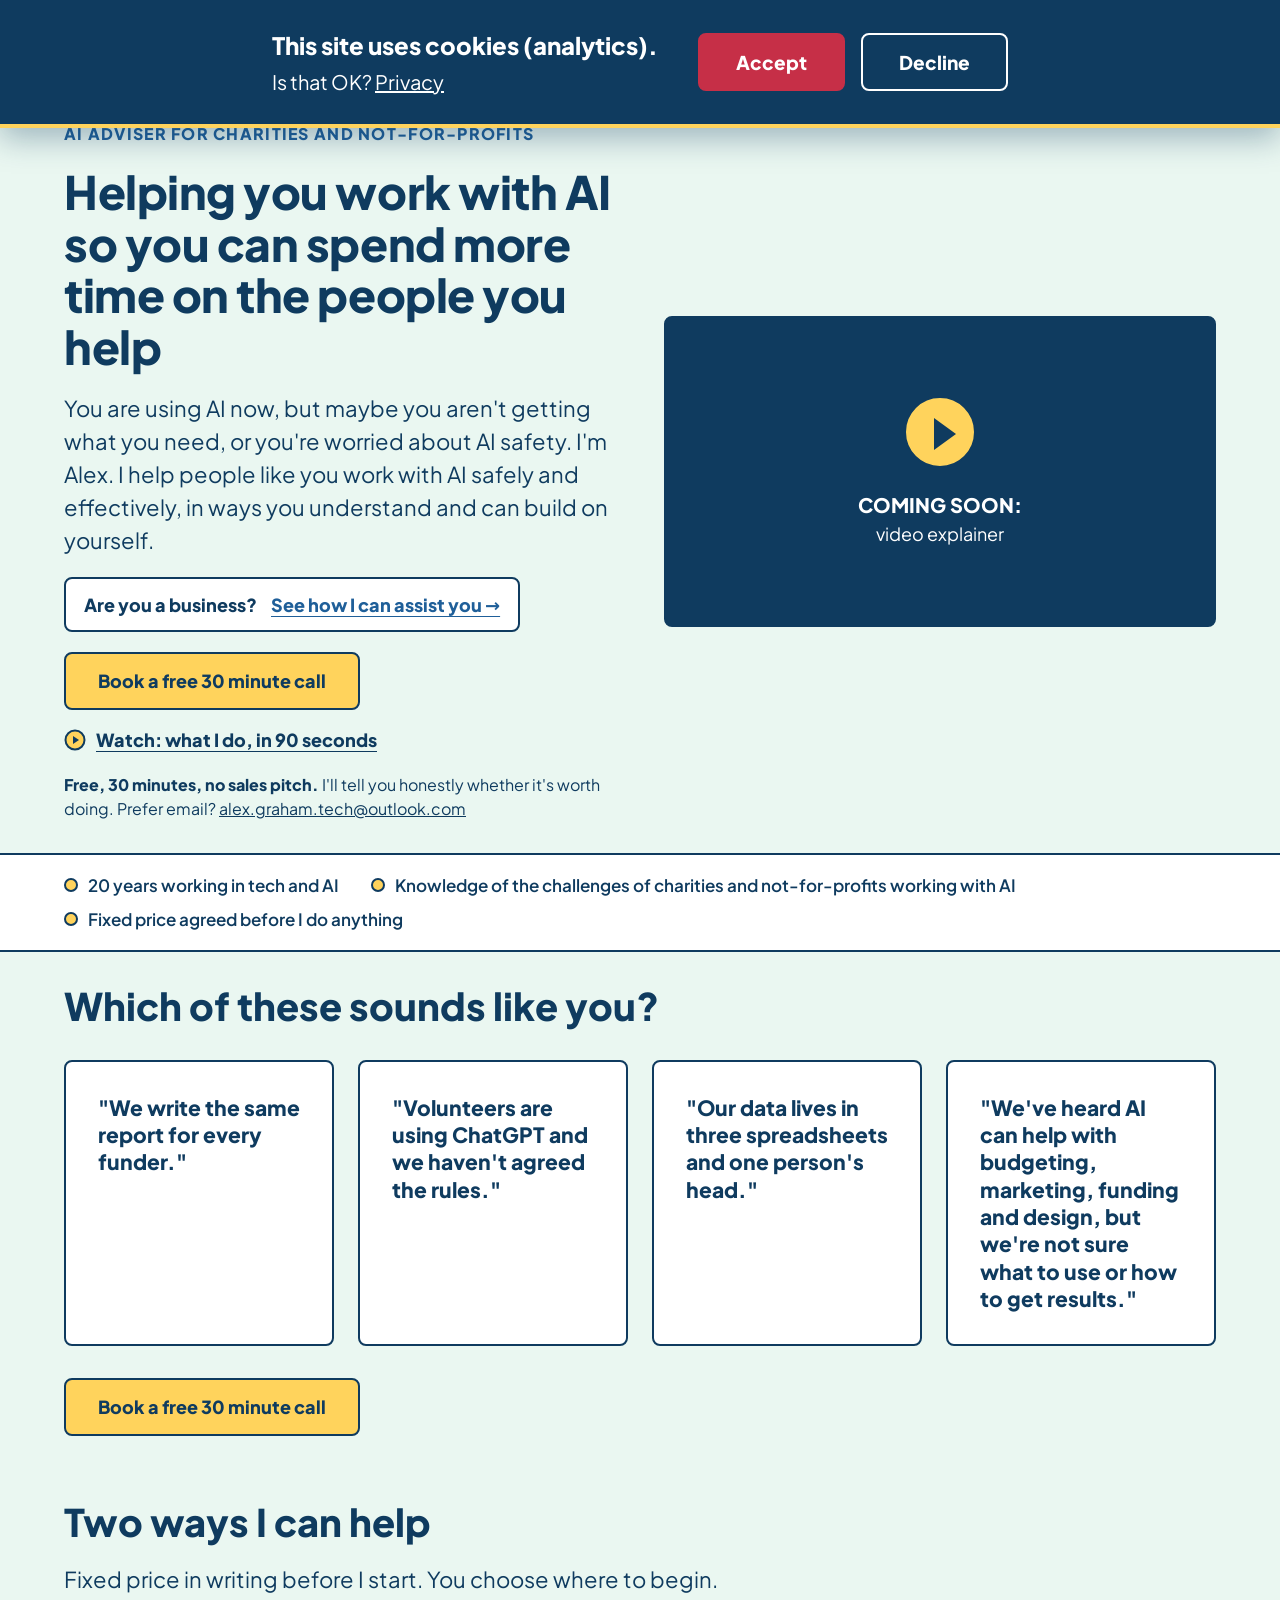
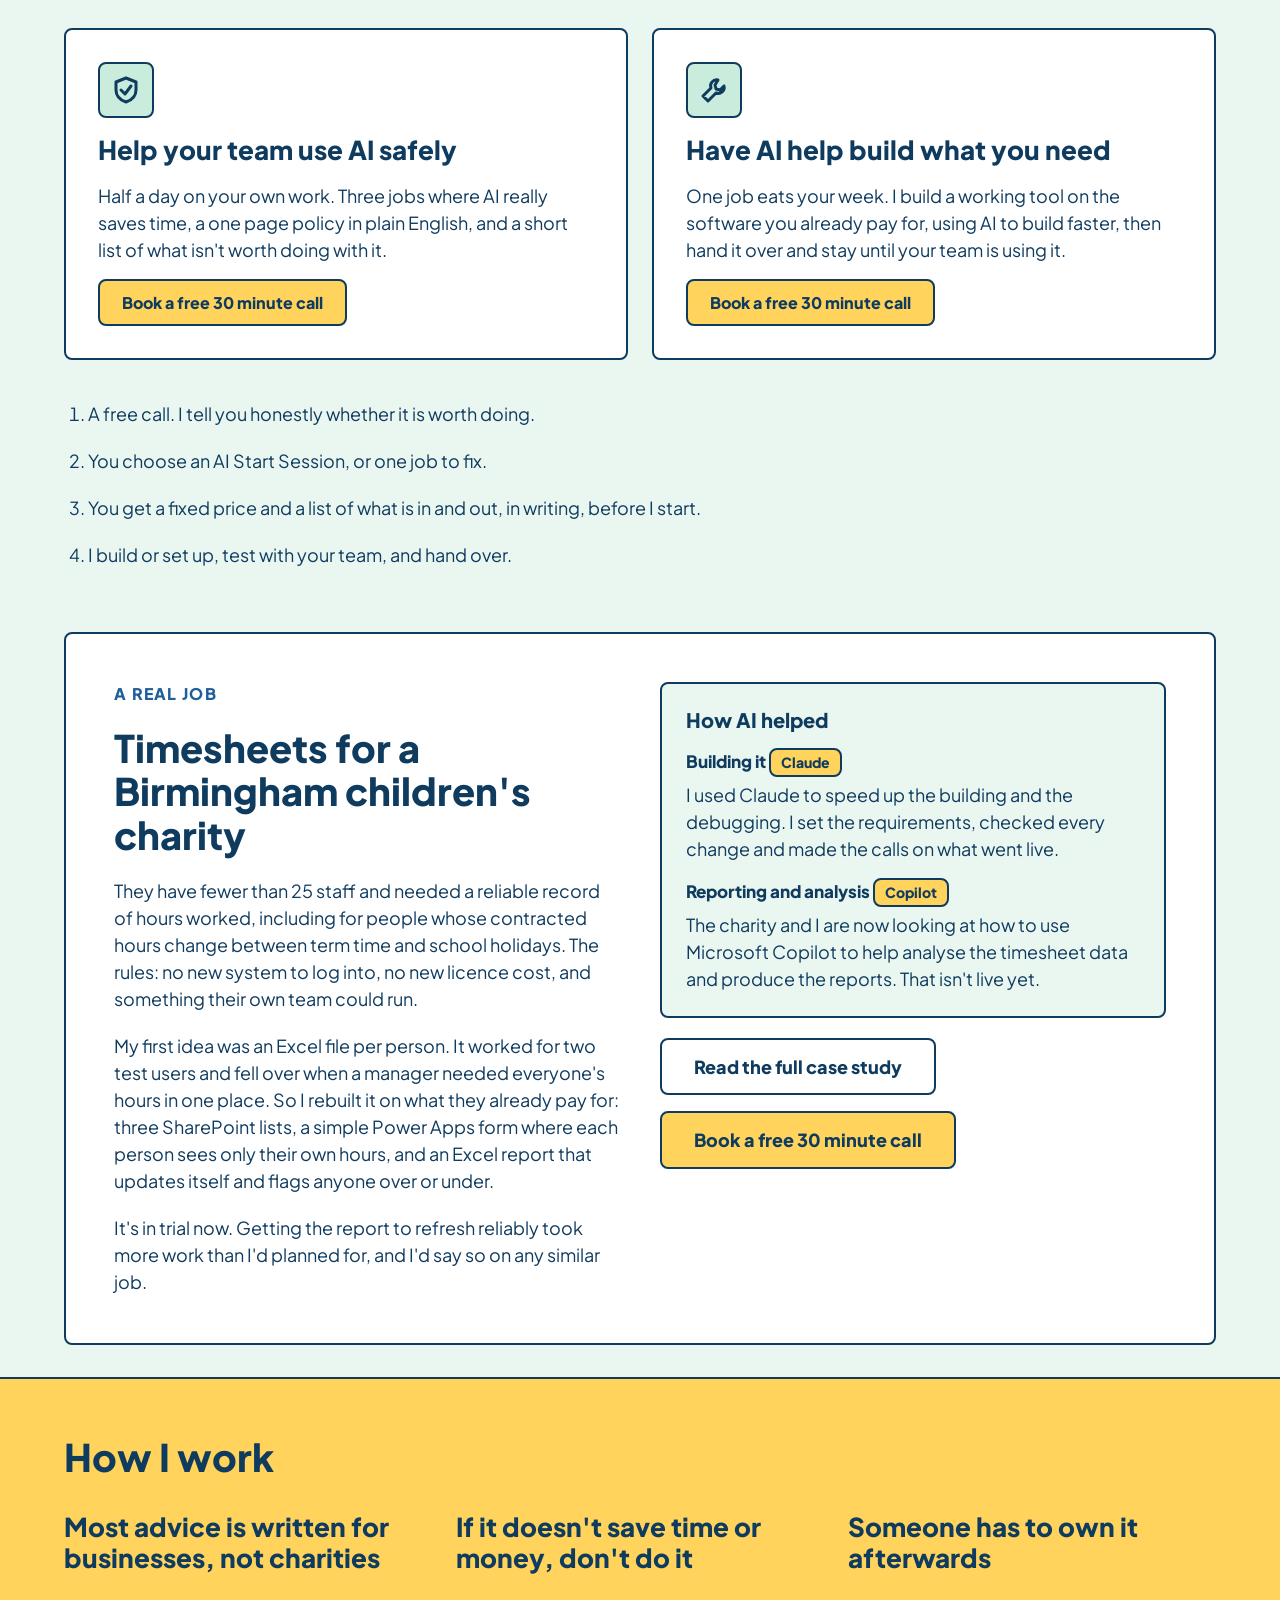
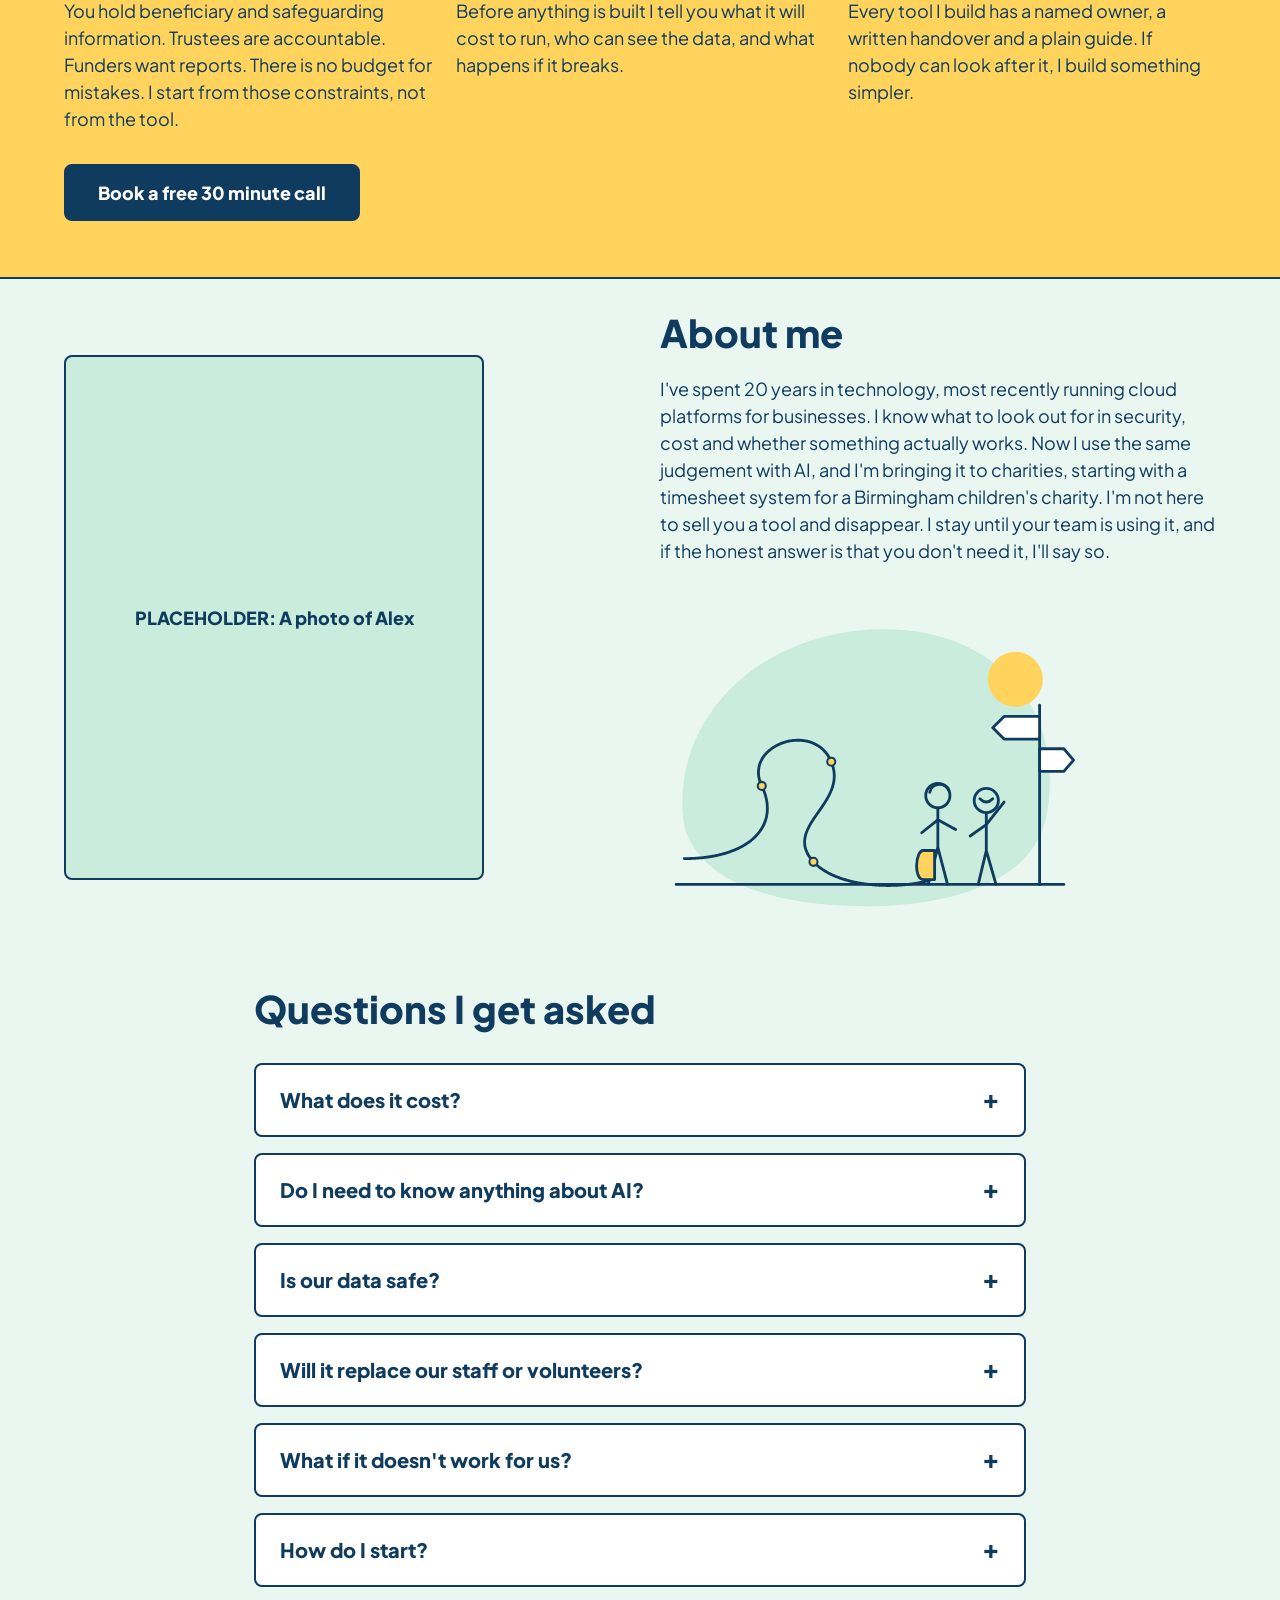
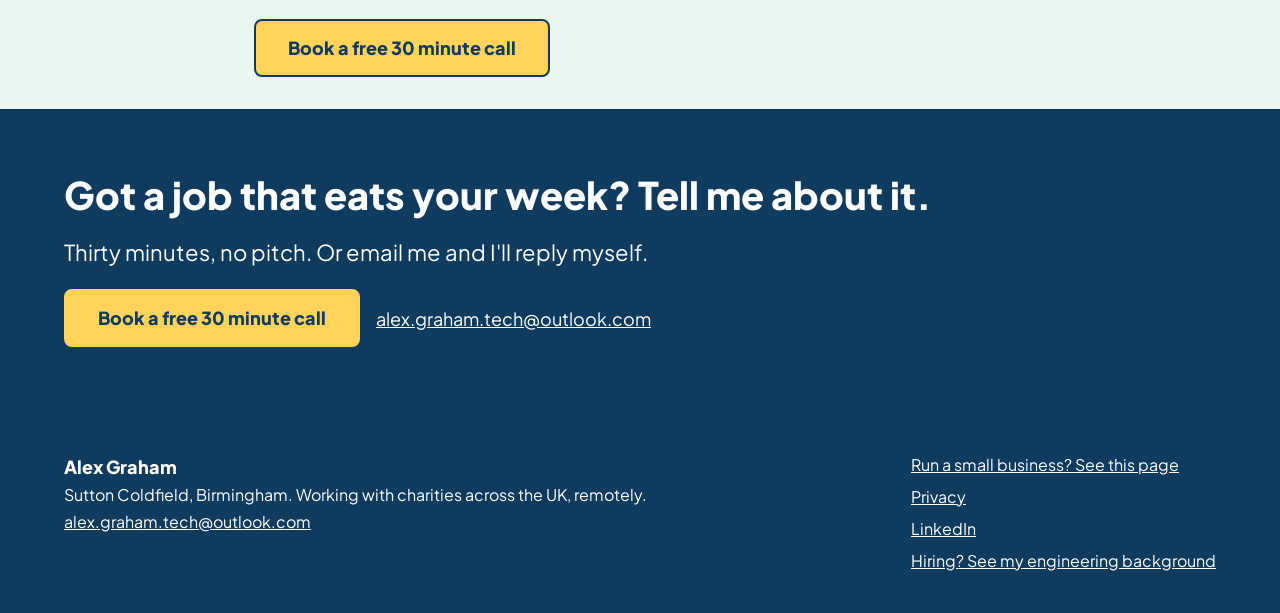
<file: index.html>
<!doctype html>
<html lang="en-GB">
<head>
<meta charset="utf-8">
<meta name="viewport" content="width=device-width,initial-scale=1">
<title>Alex Graham | AI adviser for charities and not-for-profits</title>
<meta name="description" content="Practical, safe AI help for charities and not-for-profits. Birmingham and UK-wide. Book a free 30 minute call.">
<meta name="theme-color" content="#EAF7F1">
<meta property="og:title" content="Alex Graham | AI adviser for charities and not-for-profits">
<meta property="og:description" content="Practical, safe AI help for charities and not-for-profits. Birmingham and UK-wide. Book a free 30 minute call.">
<meta property="og:type" content="website">
<link rel="preload" href="fonts/plus-jakarta-sans-latin-800-normal.woff2" as="font" type="font/woff2" crossorigin>
<link rel="preload" href="fonts/plus-jakarta-sans-latin-400-normal.woff2" as="font" type="font/woff2" crossorigin>
<link rel="stylesheet" href="style.css">
<script type="application/ld+json">{"@context":"https://schema.org","@graph":[{"@type":"Person","name":"Alex Graham","url":"https://www.alex-graham.cc/","jobTitle":"AI adviser for charities and not-for-profits","address":{"@type":"PostalAddress","addressLocality":"Sutton Coldfield","addressCountry":"GB"}},{"@type":"ProfessionalService","name":"Alex Graham","url":"https://www.alex-graham.cc/","areaServed":"GB","address":{"@type":"PostalAddress","addressLocality":"Sutton Coldfield","addressCountry":"GB"}}]}</script>
</head>
<body>
<a class="skip" href="#main">Skip to main content</a>
<header class="site"><div class="wrap">
<a class="brand" href="./"><svg xmlns="http://www.w3.org/2000/svg" width="44" height="40" viewBox="0 0 44 40" fill="none" stroke="#0F3B5F" stroke-width="3" stroke-linecap="round" aria-hidden="true" focusable="false"><path d="M4 30 C14 30 18 20 12 14 C8 9 18 5 20 12 C22 20 14 28 26 31 C34 33 38 24 40 10"/><circle cx="40" cy="8" r="3" fill="#FFD35C"/></svg>
<span>Alex Graham</span></a>
<nav aria-label="Main"><ul>
<li><a href="#how">How I help</a></li>
<li><a href="#case-study">Case study</a></li>
<li><a href="#about">About</a></li>
</ul></nav>
<a class="btn btn-primary" data-cta href="#contact"><span class="long">Book a free 30 minute call</span><span class="short">Book a call</span></a>
</div></header>
<main id="main">
<section class="hero"><div class="wrap grid">
<div class="stack">
<p class="kicker">AI adviser for charities and not-for-profits</p>
<h1>Helping you work with AI so you can spend more time on the people you help</h1>
<p class="lead">You are using AI now, but maybe you aren't getting what you need, or you're worried about AI safety. I'm Alex. I help people like you work with AI safely and effectively, in ways you understand and can build on yourself.</p>
<p class="biz-link"><a href="business/"><strong>Are you a business?</strong> <span>See how I can assist you</span></a></p>
<div class="btn-row"><a class="btn btn-primary" data-cta href="#contact">Book a free 30 minute call</a><a class="playlink" data-play href="#video"><svg width="22" height="22" viewBox="0 0 22 22" aria-hidden="true"><circle cx="11" cy="11" r="9.5" fill="#FFD35C" stroke="#0F3B5F" stroke-width="2"/><path d="M9 7l6 4-6 4z" fill="#0F3B5F"/></svg>Watch: what I do, in 90 seconds</a></div>
<p class="mini"><strong>Free, 30 minutes, no sales pitch.</strong> I'll tell you honestly whether it's worth doing. Prefer email? <a data-email href="mailto:">email me</a></p>
</div>
<div id="video" class="video" role="group" aria-label="Video explainer in 90 seconds">
<!-- VIDEO: swap this block for <video controls preload="none" poster="..."><source src="..." type="video/mp4"><track kind="captions" src="captions.vtt" srclang="en-GB" label="English" default></video> -->
<div class="ph"><span class="dot" aria-hidden="true"></span><strong>COMING SOON: </strong> video explainer</div>
</div>
</div></section>
<div class="strip"><div class="wrap"><ul><li>20 years working in tech and AI</li><li>Knowledge of the challenges of charities and not-for-profits working with AI</li><li>Fixed price agreed before I do anything</li></ul></div></div>

<section id="problems"><div class="wrap">
<div class="section-head"><h2>Which of these sounds like you?</h2></div>
<div class="cards">
<div class="card"><p class="quote">"We write the same report for every funder."</p></div>
<div class="card"><p class="quote">"Volunteers are using ChatGPT and we haven't agreed the rules."</p></div>
<div class="card"><p class="quote">"Our data lives in three spreadsheets and one person's head."</p></div>
<div class="card"><p class="quote">"We've heard AI can help with budgeting, marketing, funding and design, but we're not sure what to use or how to get results."</p></div>
</div>
<p class="cta-after"><a class="btn btn-primary" data-cta href="#contact">Book a free 30 minute call</a></p>
</div></section>

<section id="how"><div class="wrap">
<div class="section-head stack"><h2>Two ways I can help</h2><p class="lead">Fixed price in writing before I start. You choose where to begin.</p></div>
<div class="cards three">
<div class="card"><div class="icon"><svg viewBox="0 0 32 32" aria-hidden="true"><path d="M16 4l10 4v8c0 6-4 10-10 12C10 26 6 22 6 16V8z"/><path d="M11 16l4 4 6-8"/></svg></div>
<h3>Help your team use AI safely</h3>
<p>Half a day on your own work. Three jobs where AI really saves time, a one page policy in plain English, and a short list of what isn't worth doing with it.</p>
<a class="btn btn-primary" data-cta href="#contact">Book a free 30 minute call</a></div>
<div class="card"><div class="icon"><svg viewBox="0 0 32 32" aria-hidden="true"><path d="M20 6a6 6 0 0 0-7 8L5 22l5 5 8-8a6 6 0 0 0 8-7l-4 4-4-1-1-4z"/></svg></div>
<h3>Have AI help build what you need</h3>
<p>One job eats your week. I build a working tool on the software you already pay for, using AI to build faster, then hand it over and stay until your team is using it.</p>
<a class="btn btn-primary" data-cta href="#contact">Book a free 30 minute call</a></div>
</div>
<ol class="stack" style="margin-top:40px;max-width:760px;list-style:decimal;padding-left:24px"><li>A free call. I tell you honestly whether it is worth doing.</li><li>You choose an AI Start Session, or one job to fix.</li><li>You get a fixed price and a list of what is in and out, in writing, before I start.</li><li>I build or set up, test with your team, and hand over.</li></ol>
</div></section>

<section id="case-study"><div class="wrap">
<div class="case">
<div class="stack">
<p class="kicker">A real job</p>
<h2>Timesheets for <span data-charity>a Birmingham children's charity</span></h2>
<p>They have fewer than 25 staff and needed a reliable record of hours worked, including for people whose contracted hours change between term time and school holidays. The rules: no new system to log into, no new licence cost, and something their own team could run.</p>
<p>My first idea was an Excel file per person. It worked for two test users and fell over when a manager needed everyone's hours in one place. So I rebuilt it on what they already pay for: three SharePoint lists, a simple Power Apps form where each person sees only their own hours, and an Excel report that updates itself and flags anyone over or under.</p>
<p>It's in trial now. Getting the report to refresh reliably took more work than I'd planned for, and I'd say so on any similar job.</p>
</div>
<div class="stack">
<div class="how"><h3>How AI helped</h3>
<h4>Building it <span class="tag">Claude</span></h4>
<p>I used Claude to speed up the building and the debugging. I set the requirements, checked every change and made the calls on what went live.</p>
<h4>Reporting and analysis <span class="tag">Copilot</span></h4>
<p>The charity and I are now looking at how to use Microsoft Copilot to help analyse the timesheet data and produce the reports. That isn't live yet.</p></div>
<div class="btn-row"><a class="btn btn-secondary" href="case-study/">Read the full case study</a><a class="btn btn-primary" data-cta href="#contact">Book a free 30 minute call</a></div>
</div>
</div>
</div></section>

<section class="band-yellow on-yellow-flip" aria-labelledby="principles"><div class="wrap">
<h2 id="principles" style="margin-bottom:32px">How I work</h2>
<div class="cards three">
<div class="card"><h3>Most advice is written for businesses, not charities</h3><p>You hold beneficiary and safeguarding information. Trustees are accountable. Funders want reports. There is no budget for mistakes. I start from those constraints, not from the tool.</p></div>
<div class="card"><h3>If it doesn't save time or money, don't do it</h3><p>Before anything is built I tell you what it will cost to run, who can see the data, and what happens if it breaks.</p></div>
<div class="card"><h3>Someone has to own it afterwards</h3><p>Every tool I build has a named owner, a written handover and a plain guide. If nobody can look after it, I build something simpler.</p></div>
</div>
<p class="cta-after"><a class="btn btn-primary" data-cta href="#contact">Book a free 30 minute call</a></p>
</div></section>

<section id="about"><div class="wrap about">
<div class="photo" role="img" aria-label="Placeholder for a photo of Alex"><span>PLACEHOLDER: A photo of Alex</span></div>
<div class="stack">
<h2>About me</h2>
<p>I've spent 20 years in technology, most recently running cloud platforms for businesses. I know what to look out for in security, cost and whether something actually works. Now I use the same judgement with AI, and I'm bringing it to charities, starting with a timesheet system for a Birmingham children's charity. I'm not here to sell you a tool and disappear. I stay until your team is using it, and if the honest answer is that you don't need it, I'll say so.</p>
<svg xmlns="http://www.w3.org/2000/svg" viewBox="0 0 520 420" role="img" aria-label="Two people standing by a signpost at the end of a winding path" class="hero-ill">
<path d="M30 300 C10 170 120 60 270 56 C420 52 504 160 478 290 C456 390 300 410 180 394 C96 382 44 350 30 300Z" fill="#C9ECDD"/>
<circle cx="440" cy="118" r="34" fill="#FFD35C"/>
<g fill="none" stroke="#0F3B5F" stroke-width="3.5" stroke-linecap="round" stroke-linejoin="round">
<path d="M20 372 H500"/>
<path d="M30 340 C110 340 150 300 126 250 C102 200 190 168 212 220 C234 272 150 300 190 344 C222 378 300 378 336 366" stroke-dasharray="1 0"/>
<path d="M470 372 V150"/>
<path d="M470 164 H426 L412 178 L426 192 H470Z" fill="#FFFFFF"/>
<path d="M470 204 H500 L512 218 L500 232 H470Z" fill="#FFFFFF"/>
<circle cx="344" cy="262" r="15"/>
<path d="M334 258 C336 246 354 244 358 256"/>
<path d="M344 278 V326 M344 326 L332 372 M344 326 L356 372"/>
<path d="M344 292 L324 308 M344 292 L366 304"/>
<path d="M326 330 C316 330 314 366 326 366 H340 V330Z" fill="#FFD35C"/>
<circle cx="404" cy="268" r="15"/>
<path d="M396 266 Q404 274 412 266"/>
<path d="M404 284 V330 M404 330 L394 372 M404 330 L416 372"/>
<path d="M404 298 L426 270 M404 298 L384 312"/>
</g>
<circle cx="190" cy="344" r="5" fill="#FFD35C" stroke="#0F3B5F" stroke-width="2.5"/>
<circle cx="126" cy="250" r="5" fill="#FFD35C" stroke="#0F3B5F" stroke-width="2.5"/>
<circle cx="212" cy="220" r="5" fill="#FFD35C" stroke="#0F3B5F" stroke-width="2.5"/>
</svg>

</div>
</div></section>

<section id="faq"><div class="wrap" style="max-width:900px">
<h2 style="margin-bottom:32px">Questions I get asked</h2>
<details><summary>What does it cost?</summary><p>It depends on the job, so there is no price list. After the free call I give you a fixed price in writing before any work starts. Everyone in the third sector pays the same rate, whatever the size of the organisation.</p></details>
<details><summary>Do I need to know anything about AI?</summary><p>No. Come with the problem, not the technology.</p></details>
<details><summary>Is our data safe?</summary><p>I set the data rules at the start: what can go into AI tools, what can't, and who has access. I flag the questions to put to your data protection lead. I don't give legal advice.</p></details>
<details><summary>Will it replace our staff or volunteers?</summary><p>No. The aim is less typing and chasing, so people have more time for the work only people can do.</p></details>
<details><summary>What if it doesn't work for us?</summary><p>I'll tell you before you spend anything, and I'll say if the cheaper answer is no AI at all.</p></details>
<details><summary>How do I start?</summary><p>Book a free call. No pitch, a straight conversation.</p></details>
<p class="cta-after"><a class="btn btn-primary" data-cta href="#contact">Book a free 30 minute call</a></p>
</div></section>

<section id="contact" class="band-navy on-navy"><div class="wrap stack">
<h2>Got a job that eats your week? Tell me about it.</h2>
<p class="lead">Thirty minutes, no pitch. Or email me and I'll reply myself.</p>
<div class="btn-row"><a class="btn btn-primary" data-cta href="#contact">Book a free 30 minute call</a><a data-email href="mailto:">email</a></div>
</div></section>
</main>
<footer class="site"><div class="wrap cols">
<div><strong>Alex Graham</strong><br><small>Sutton Coldfield, Birmingham. Working with charities across the UK, remotely.</small><br><small><a data-email href="mailto:">email</a></small></div>
<ul class="mini"><li><a href="business/">Run a small business? See this page</a></li><li><a href="privacy/">Privacy</a></li><li><a href="https://www.linkedin.com/in/alex-graham-64850314/" rel="noopener">LinkedIn</a></li><li><a href="#about">Hiring? See my engineering background</a></li></ul>
</div></footer>
<script src="site.js"></script>
</body></html>
</file>
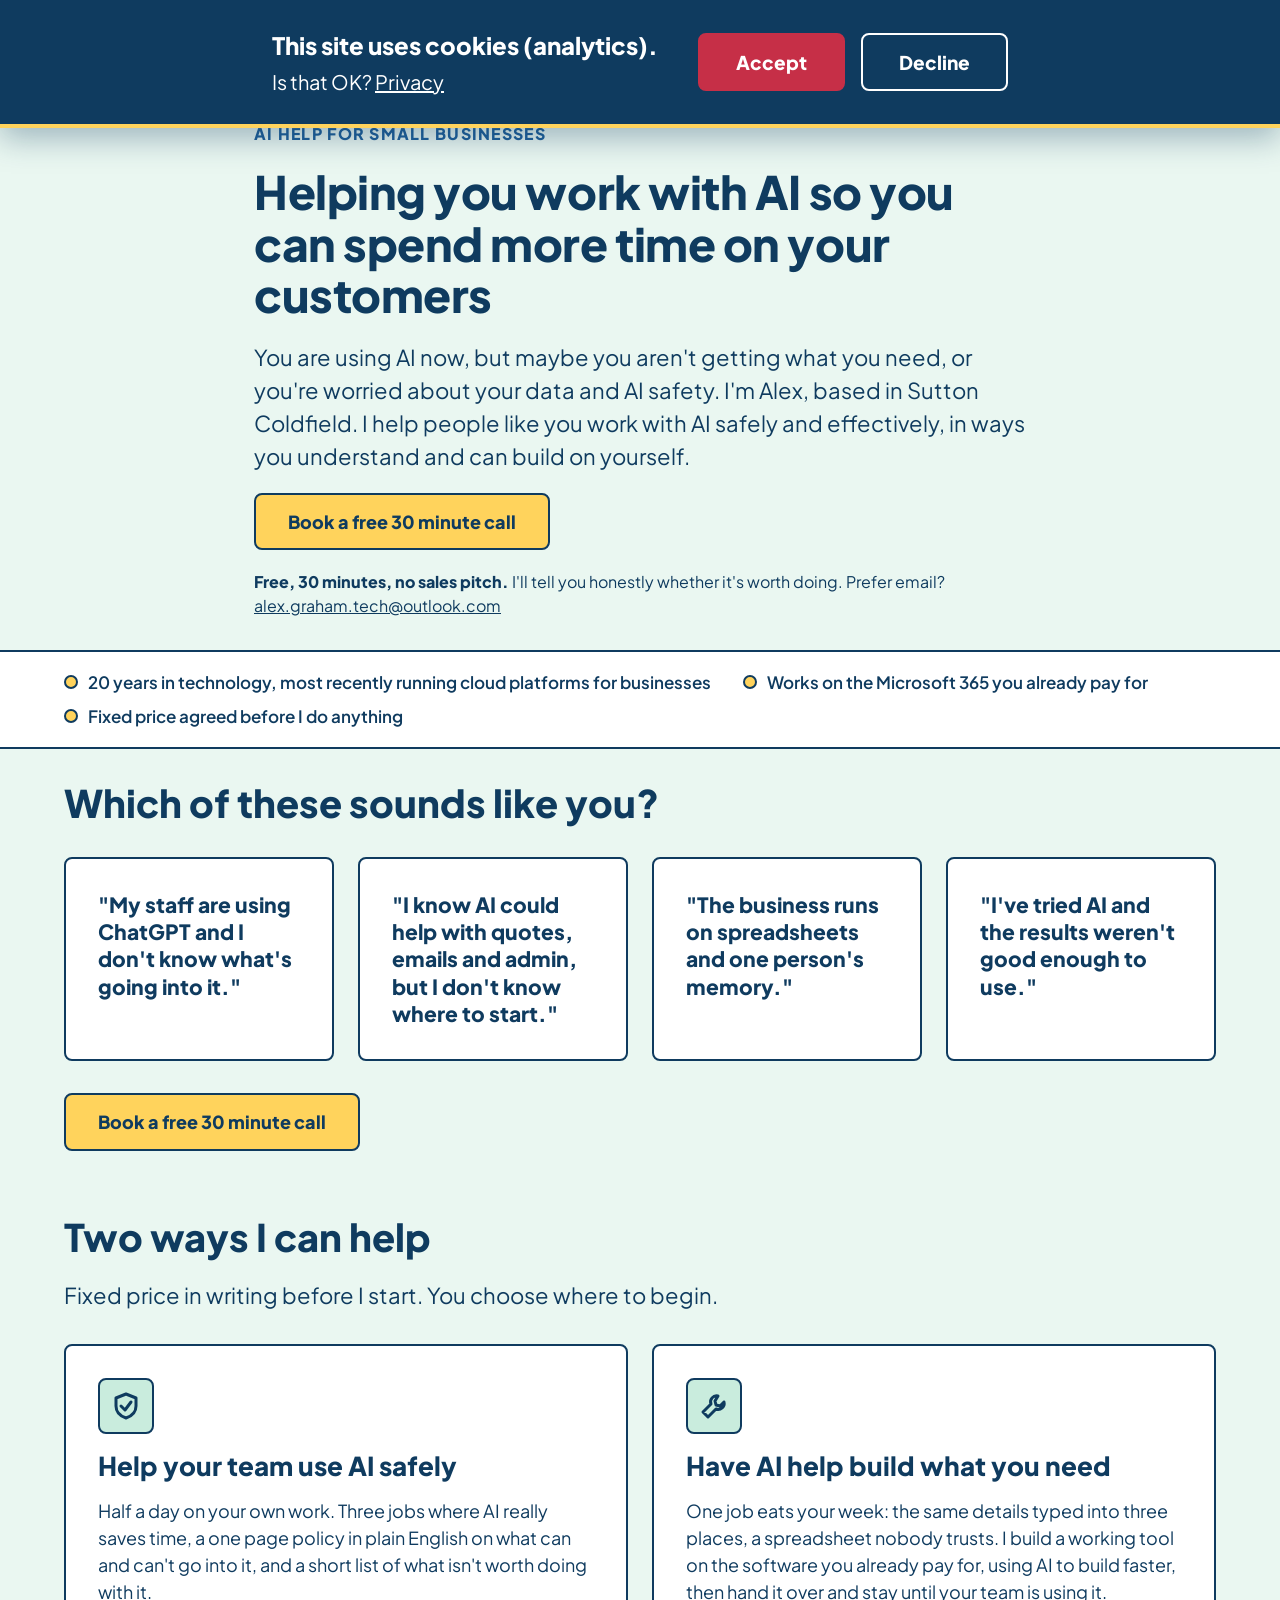
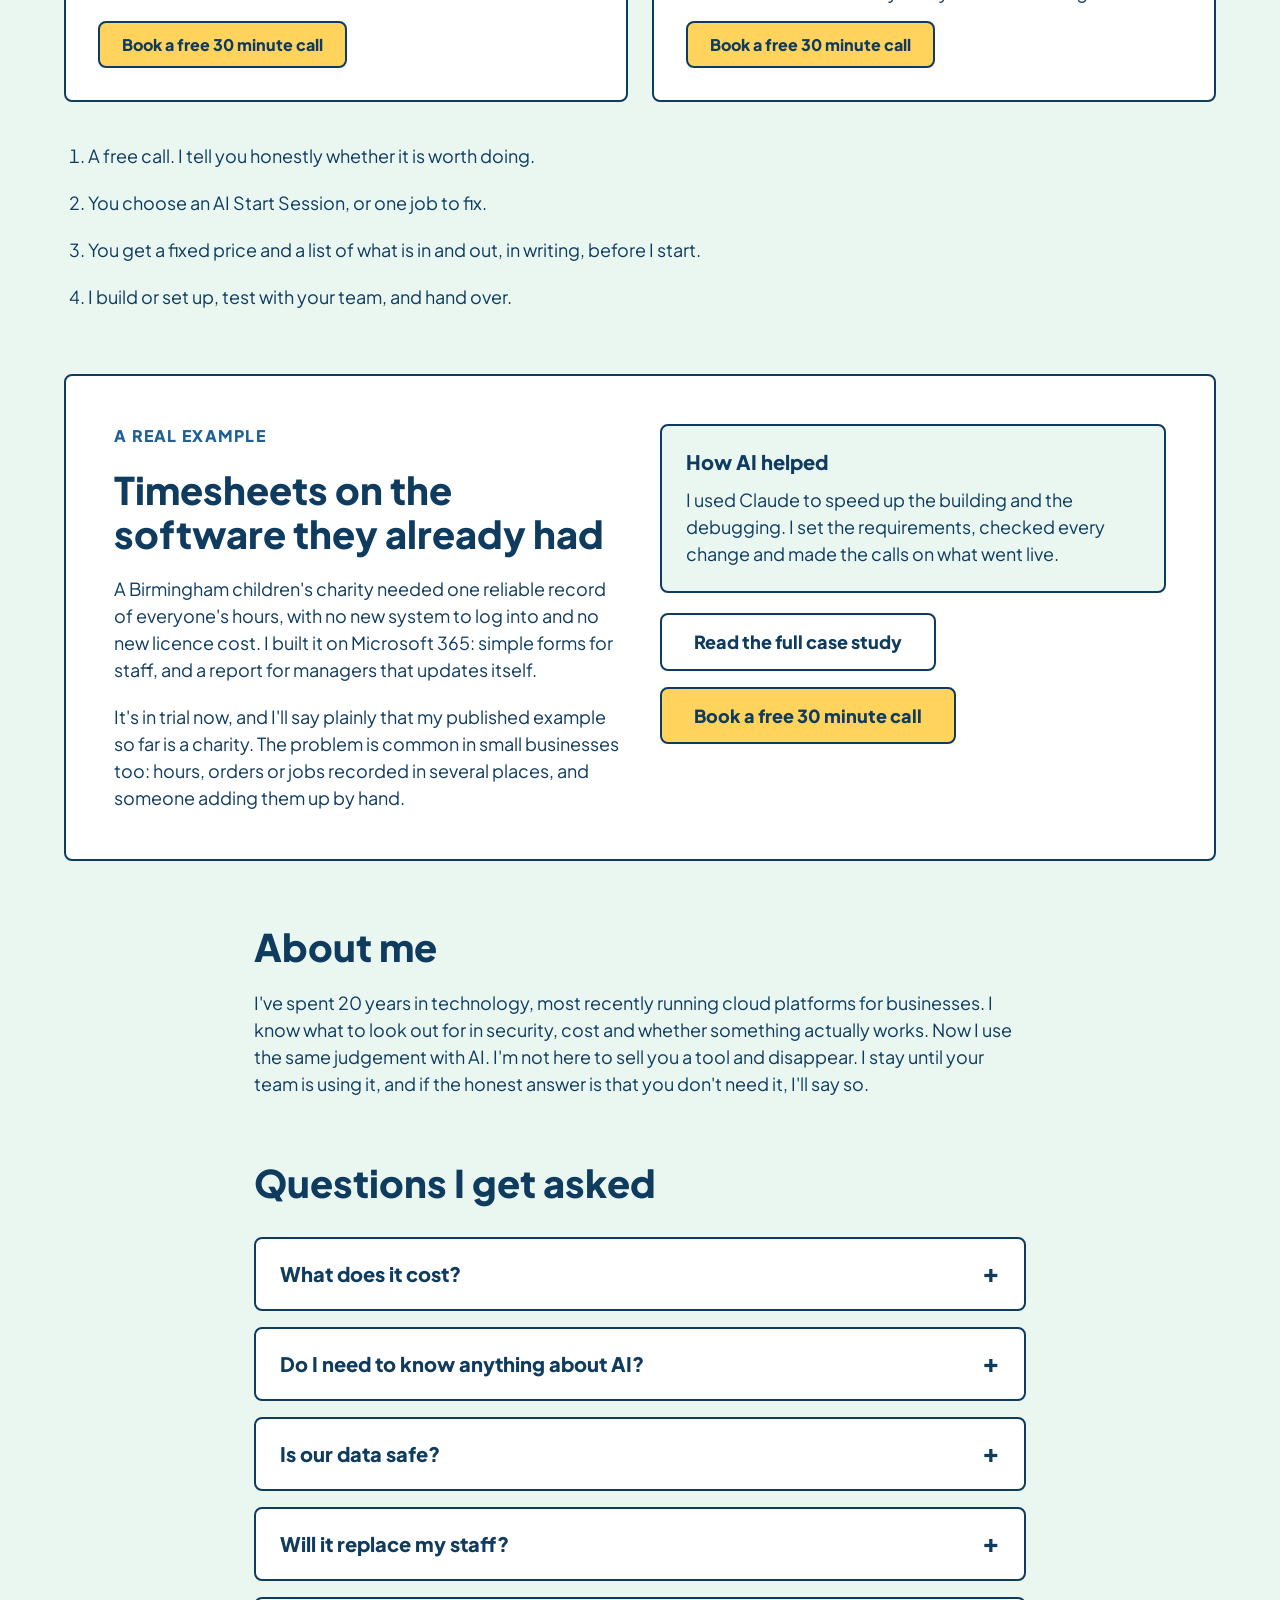
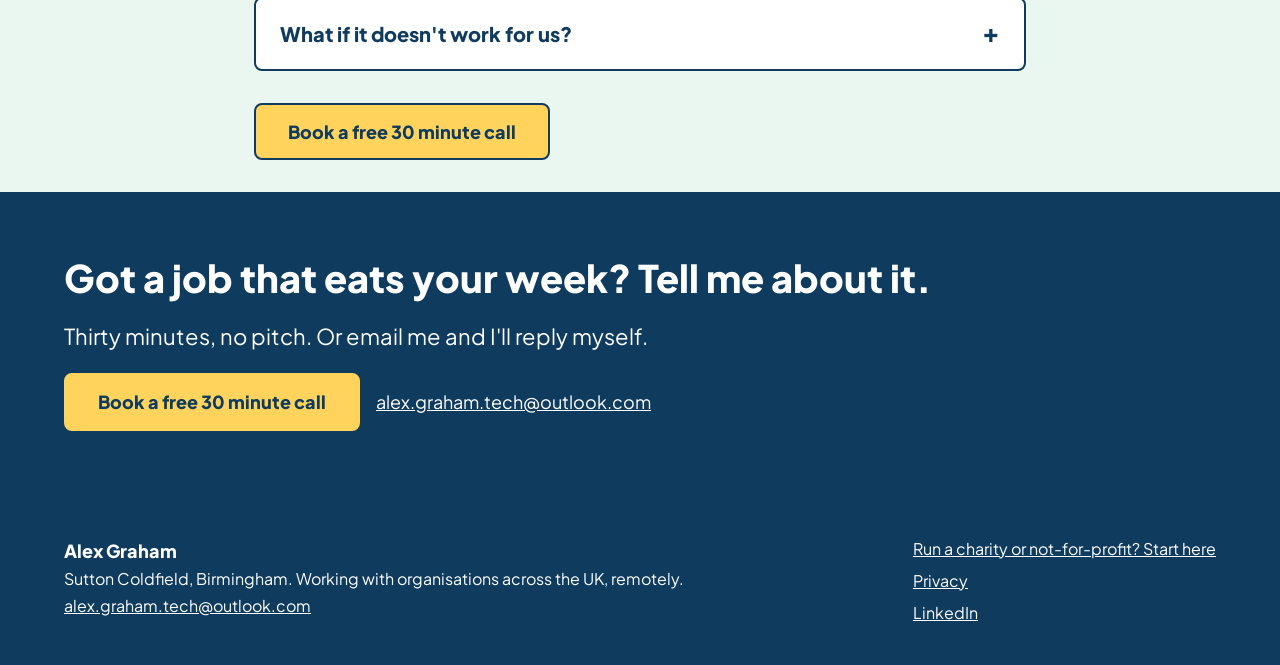
<file: business/index.html>
<!doctype html>
<html lang="en-GB">
<head>
<meta charset="utf-8">
<meta name="viewport" content="width=device-width,initial-scale=1">
<title>AI help for small businesses | Alex Graham</title>
<meta name="description" content="Practical, safe AI help for small businesses in Birmingham and across the UK. Book a free 30 minute call.">
<meta name="robots" content="noindex"><!-- Quiet page: shared in conversation and on LinkedIn, not promoted. Remove this line to let Google list it. -->
<meta name="theme-color" content="#EAF7F1">
<link rel="preload" href="../fonts/plus-jakarta-sans-latin-800-normal.woff2" as="font" type="font/woff2" crossorigin>
<link rel="stylesheet" href="../style.css">
</head>
<body>
<a class="skip" href="#main">Skip to main content</a>
<header class="site"><div class="wrap">
<a class="brand" href="../"><svg xmlns="http://www.w3.org/2000/svg" width="44" height="40" viewBox="0 0 44 40" fill="none" stroke="#0F3B5F" stroke-width="3" stroke-linecap="round" aria-hidden="true" focusable="false"><path d="M4 30 C14 30 18 20 12 14 C8 9 18 5 20 12 C22 20 14 28 26 31 C34 33 38 24 40 10"/><circle cx="40" cy="8" r="3" fill="#FFD35C"/></svg><span>Alex Graham</span></a>
<nav aria-label="Main"><ul>
<li><a href="#how">How I help</a></li>
<li><a href="#case-study">Example</a></li>
<li><a href="#about">About</a></li>
</ul></nav>
<a class="btn btn-primary" data-cta href="#contact"><span class="long">Book a free 30 minute call</span><span class="short">Book a call</span></a>
</div></header>
<main id="main">
<section class="hero"><div class="wrap stack" style="max-width:900px">
<p class="kicker">AI help for small businesses</p>
<h1>Helping you work with AI so you can spend more time on your customers</h1>
<p class="lead">You are using AI now, but maybe you aren't getting what you need, or you're worried about your data and AI safety. I'm Alex, based in Sutton Coldfield. I help people like you work with AI safely and effectively, in ways you understand and can build on yourself.</p>
<div class="btn-row"><a class="btn btn-primary" data-cta href="#contact">Book a free 30 minute call</a></div>
<p class="mini"><strong>Free, 30 minutes, no sales pitch.</strong> I'll tell you honestly whether it's worth doing. Prefer email? <a data-email href="mailto:">email me</a></p>
</div></section>
<div class="strip"><div class="wrap"><ul><li>20 years in technology, most recently running cloud platforms for businesses</li><li>Works on the Microsoft 365 you already pay for</li><li>Fixed price agreed before I do anything</li></ul></div></div>

<section id="problems"><div class="wrap">
<div class="section-head"><h2>Which of these sounds like you?</h2></div>
<div class="cards">
<div class="card"><p class="quote">"My staff are using ChatGPT and I don't know what's going into it."</p></div>
<div class="card"><p class="quote">"I know AI could help with quotes, emails and admin, but I don't know where to start."</p></div>
<div class="card"><p class="quote">"The business runs on spreadsheets and one person's memory."</p></div>
<div class="card"><p class="quote">"I've tried AI and the results weren't good enough to use."</p></div>
</div>
<p class="cta-after"><a class="btn btn-primary" data-cta href="#contact">Book a free 30 minute call</a></p>
</div></section>

<section id="how"><div class="wrap">
<div class="section-head stack"><h2>Two ways I can help</h2><p class="lead">Fixed price in writing before I start. You choose where to begin.</p></div>
<div class="cards three">
<div class="card"><div class="icon"><svg viewBox="0 0 32 32" aria-hidden="true"><path d="M16 4l10 4v8c0 6-4 10-10 12C10 26 6 22 6 16V8z"/><path d="M11 16l4 4 6-8"/></svg></div><h3>Help your team use AI safely</h3><p>Half a day on your own work. Three jobs where AI really saves time, a one page policy in plain English on what can and can't go into it, and a short list of what isn't worth doing with it.</p><a class="btn btn-primary" data-cta href="#contact">Book a free 30 minute call</a></div>
<div class="card"><div class="icon"><svg viewBox="0 0 32 32" aria-hidden="true"><path d="M20 6a6 6 0 0 0-7 8L5 22l5 5 8-8a6 6 0 0 0 8-7l-4 4-4-1-1-4z"/></svg></div><h3>Have AI help build what you need</h3><p>One job eats your week: the same details typed into three places, a spreadsheet nobody trusts. I build a working tool on the software you already pay for, using AI to build faster, then hand it over and stay until your team is using it.</p><a class="btn btn-primary" data-cta href="#contact">Book a free 30 minute call</a></div>
</div>
<ol class="stack" style="margin-top:40px;max-width:760px;list-style:decimal;padding-left:24px"><li>A free call. I tell you honestly whether it is worth doing.</li><li>You choose an AI Start Session, or one job to fix.</li><li>You get a fixed price and a list of what is in and out, in writing, before I start.</li><li>I build or set up, test with your team, and hand over.</li></ol>
</div></section>

<section id="case-study"><div class="wrap">
<div class="case">
<div class="stack">
<p class="kicker">A real example</p>
<h2>Timesheets on the software they already had</h2>
<p>A Birmingham children's charity needed one reliable record of everyone's hours, with no new system to log into and no new licence cost. I built it on Microsoft 365: simple forms for staff, and a report for managers that updates itself.</p>
<p>It's in trial now, and I'll say plainly that my published example so far is a charity. The problem is common in small businesses too: hours, orders or jobs recorded in several places, and someone adding them up by hand.</p>
</div>
<div class="stack">
<div class="how"><h3>How AI helped</h3><p>I used Claude to speed up the building and the debugging. I set the requirements, checked every change and made the calls on what went live.</p></div>
<div class="btn-row"><a class="btn btn-secondary" href="../case-study/">Read the full case study</a><a class="btn btn-primary" data-cta href="#contact">Book a free 30 minute call</a></div>
</div>
</div>
</div></section>

<section id="about"><div class="wrap" style="max-width:900px"><div class="stack">
<h2>About me</h2>
<p>I've spent 20 years in technology, most recently running cloud platforms for businesses. I know what to look out for in security, cost and whether something actually works. Now I use the same judgement with AI. I'm not here to sell you a tool and disappear. I stay until your team is using it, and if the honest answer is that you don't need it, I'll say so.</p>
</div></div></section>

<section id="faq"><div class="wrap" style="max-width:900px">
<h2 style="margin-bottom:32px">Questions I get asked</h2>
<details><summary>What does it cost?</summary><p>It depends on the job, so there is no price list. After the free call I give you a fixed price in writing before any work starts.</p></details>
<details><summary>Do I need to know anything about AI?</summary><p>No. Come with the problem, not the technology.</p></details>
<details><summary>Is our data safe?</summary><p>I set the data rules at the start: what can go into AI tools, what can't, and who has access. I flag the questions to put to whoever looks after your data protection. I don't give legal advice.</p></details>
<details><summary>Will it replace my staff?</summary><p>No. The aim is less typing and chasing, so people have more time for customers and the work only people can do.</p></details>
<details><summary>What if it doesn't work for us?</summary><p>I'll tell you before you spend anything, and I'll say if the cheaper answer is no AI at all.</p></details>
<p class="cta-after"><a class="btn btn-primary" data-cta href="#contact">Book a free 30 minute call</a></p>
</div></section>

<section id="contact" class="band-navy on-navy"><div class="wrap stack">
<h2>Got a job that eats your week? Tell me about it.</h2>
<p class="lead">Thirty minutes, no pitch. Or email me and I'll reply myself.</p>
<div class="btn-row"><a class="btn btn-primary" data-cta href="#contact">Book a free 30 minute call</a><a data-email href="mailto:">email</a></div>
</div></section>
</main>
<footer class="site"><div class="wrap cols">
<div><strong>Alex Graham</strong><br><small>Sutton Coldfield, Birmingham. Working with organisations across the UK, remotely.</small><br><small><a data-email href="mailto:">email</a></small></div>
<ul class="mini"><li><a href="../">Run a charity or not-for-profit? Start here</a></li><li><a href="../privacy/">Privacy</a></li><li><a href="https://www.linkedin.com/in/alex-graham-64850314/" rel="noopener">LinkedIn</a></li></ul>
</div></footer>
<script src="../site.js"></script>
</body></html>
</file>
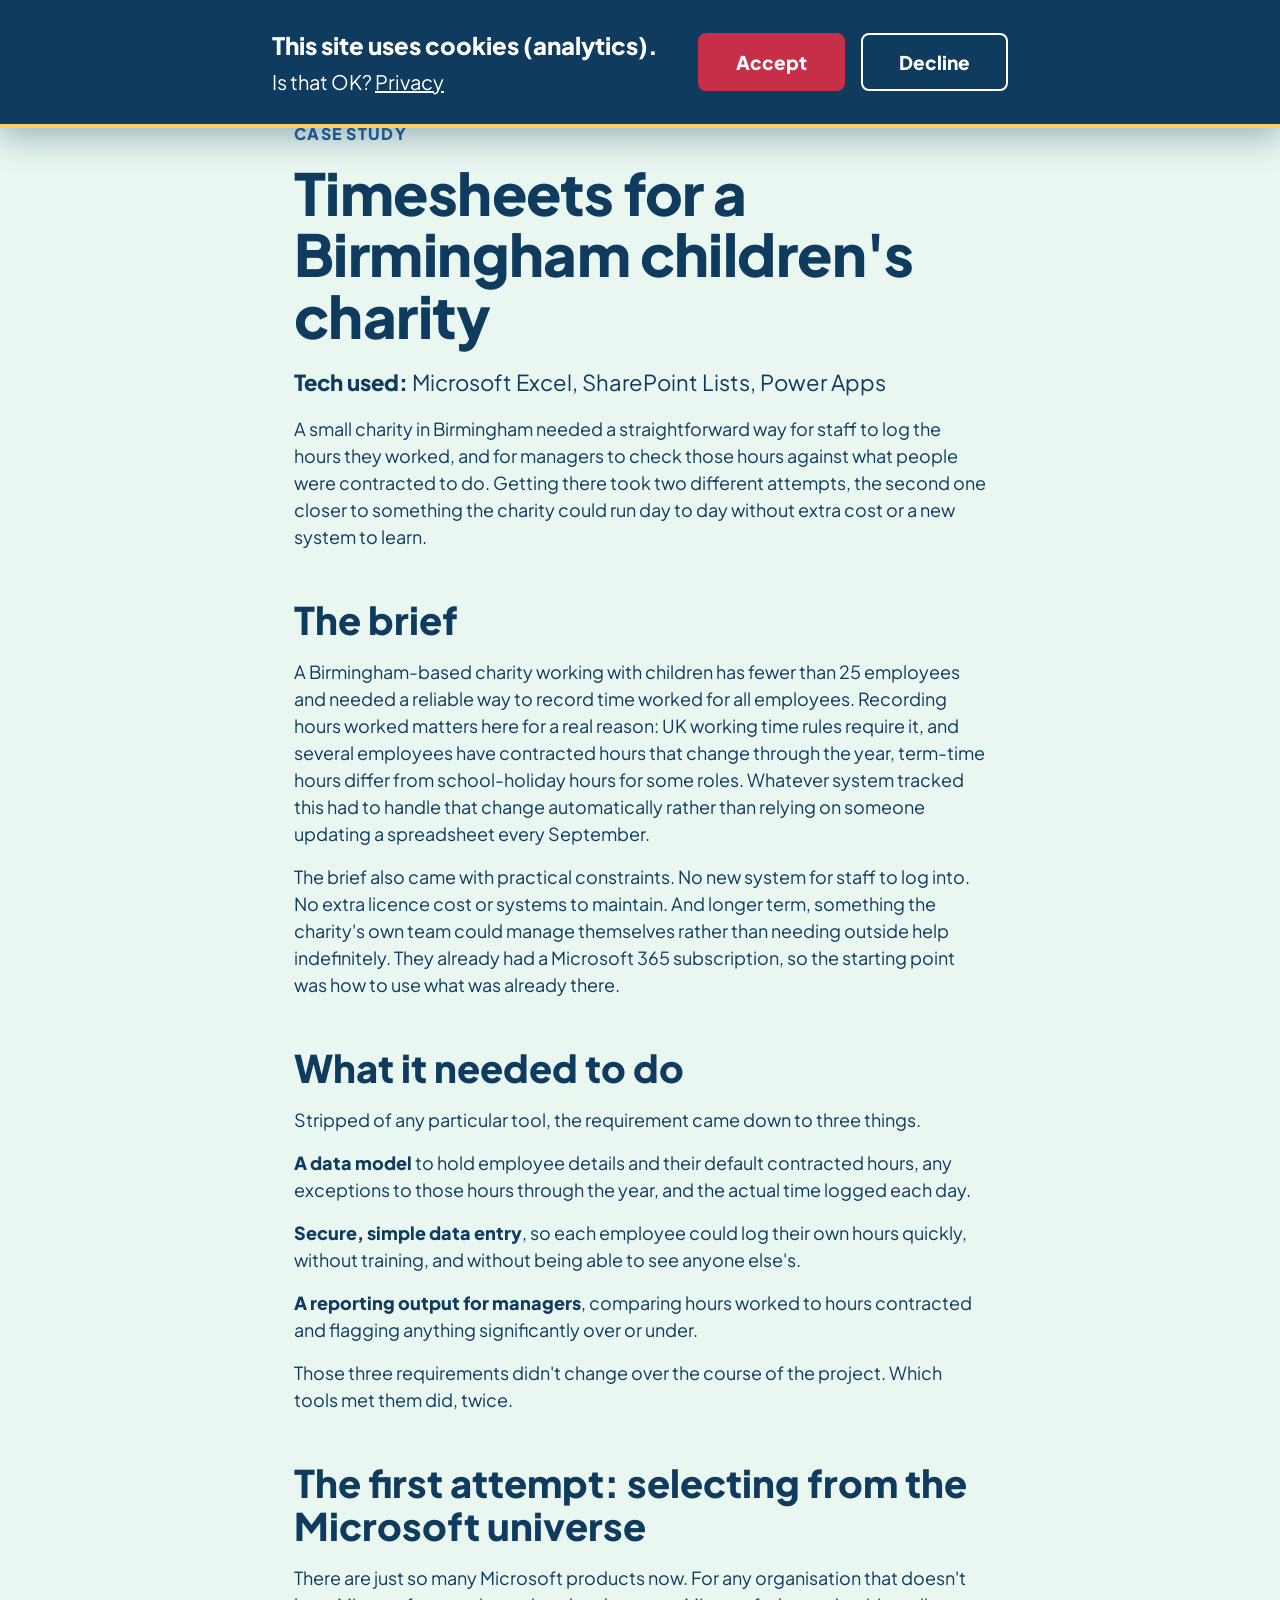
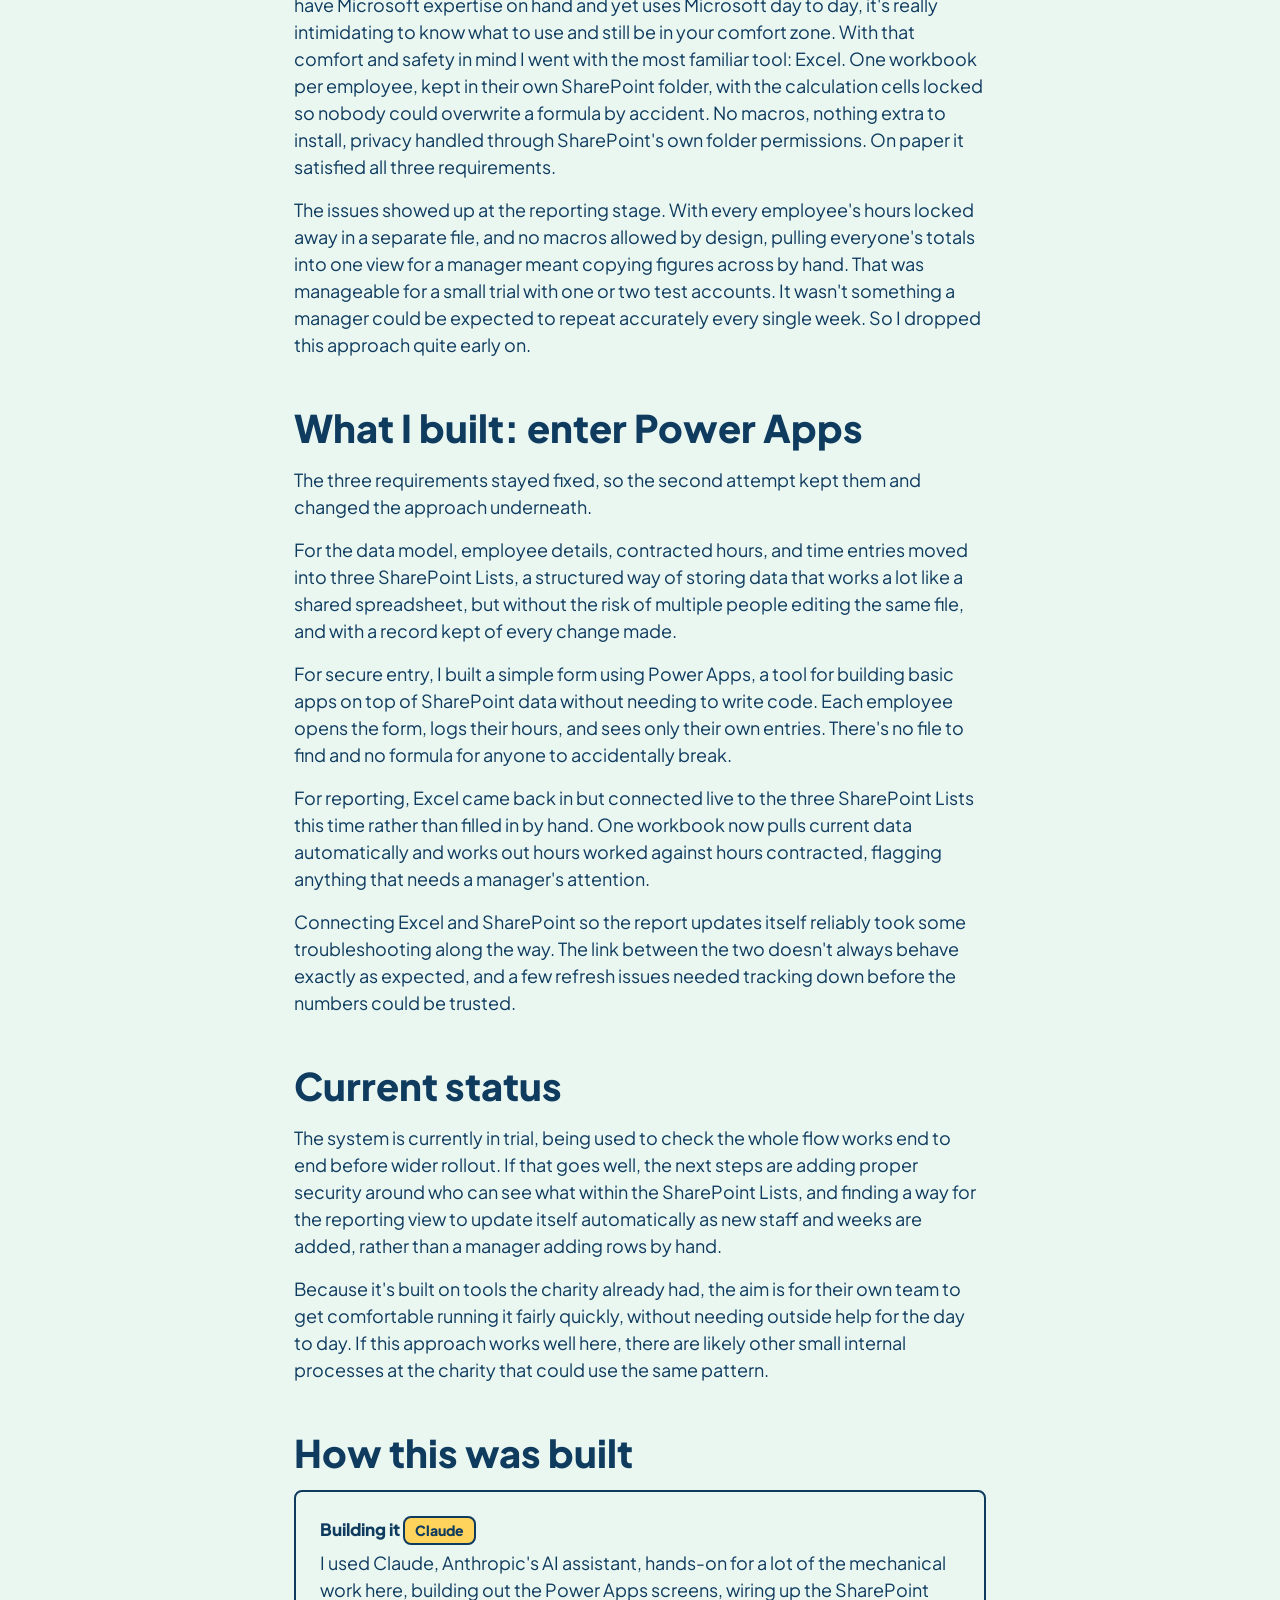
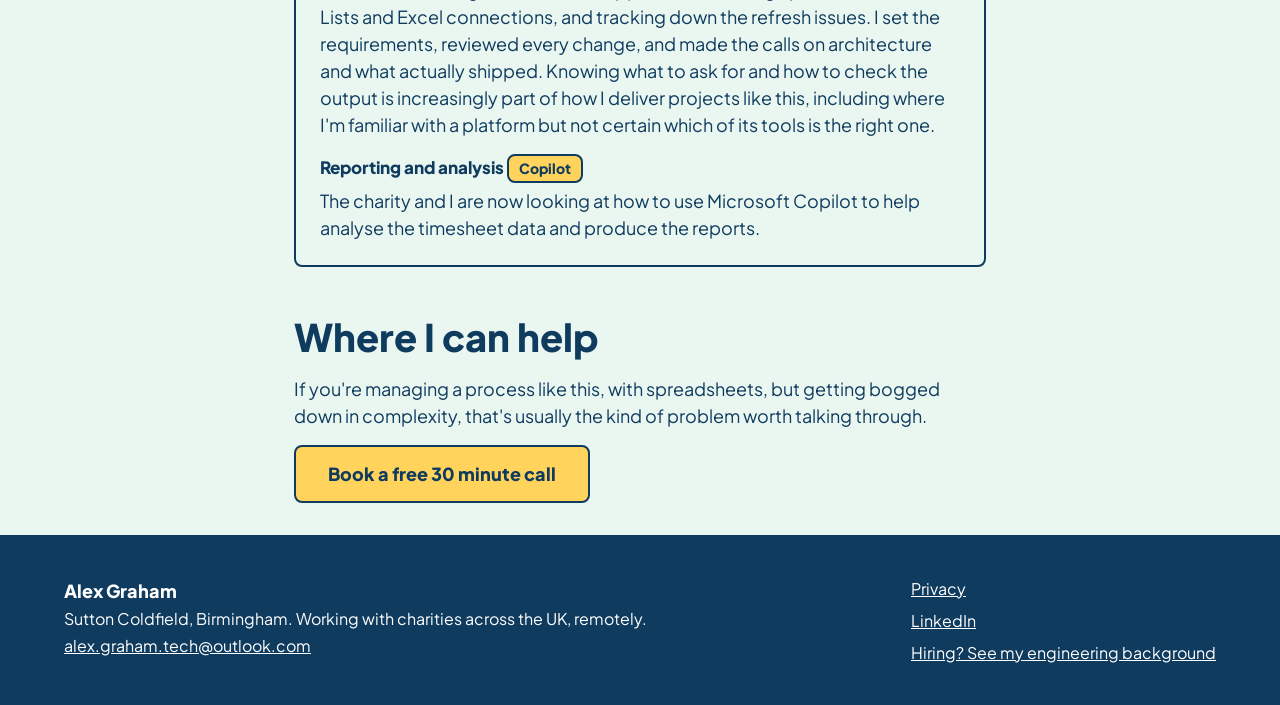
<file: case-study/index.html>
<!doctype html>
<html lang="en-GB">
<head>
<meta charset="utf-8">
<meta name="viewport" content="width=device-width,initial-scale=1">
<title>Timesheets on Microsoft 365 for a Birmingham charity | Alex Graham</title>
<meta name="description" content="How I built a timesheet system for a Birmingham children's charity on Excel, SharePoint Lists and Power Apps, and where AI helped.">
<meta name="theme-color" content="#EAF7F1">
<meta property="og:title" content="Timesheets on Microsoft 365 for a Birmingham charity | Alex Graham">
<meta property="og:description" content="How I built a timesheet system for a Birmingham children's charity on Excel, SharePoint Lists and Power Apps, and where AI helped.">
<meta property="og:type" content="website">
<link rel="preload" href="../fonts/plus-jakarta-sans-latin-800-normal.woff2" as="font" type="font/woff2" crossorigin>
<link rel="preload" href="../fonts/plus-jakarta-sans-latin-400-normal.woff2" as="font" type="font/woff2" crossorigin>
<link rel="stylesheet" href="../style.css">
<script type="application/ld+json">{"@context":"https://schema.org","@graph":[{"@type":"Person","name":"Alex Graham","url":"https://www.alex-graham.cc/","jobTitle":"AI adviser for charities and not-for-profits","address":{"@type":"PostalAddress","addressLocality":"Sutton Coldfield","addressCountry":"GB"}},{"@type":"ProfessionalService","name":"Alex Graham","url":"https://www.alex-graham.cc/","areaServed":"GB","address":{"@type":"PostalAddress","addressLocality":"Sutton Coldfield","addressCountry":"GB"}}]}</script>
</head>
<body>
<a class="skip" href="#main">Skip to main content</a>
<header class="site"><div class="wrap">
<a class="brand" href="../"><svg xmlns="http://www.w3.org/2000/svg" width="44" height="40" viewBox="0 0 44 40" fill="none" stroke="#0F3B5F" stroke-width="3" stroke-linecap="round" aria-hidden="true" focusable="false"><path d="M4 30 C14 30 18 20 12 14 C8 9 18 5 20 12 C22 20 14 28 26 31 C34 33 38 24 40 10"/><circle cx="40" cy="8" r="3" fill="#FFD35C"/></svg>
<span>Alex Graham</span></a>
<nav aria-label="Main"><ul>
<li><a href="../#how">How I help</a></li>
<li><a href="../#case-study">Case study</a></li>
<li><a href="../#about">About</a></li>
</ul></nav>
<a class="btn btn-primary" data-cta href="../#contact"><span class="long">Book a free 30 minute call</span><span class="short">Book a call</span></a>
</div></header>
<main id="main"><article class="page">
<p class="kicker">Case study</p>
<h1>Timesheets for <span data-charity>a Birmingham children's charity</span></h1>
<p class="lead" style="margin-top:20px"><strong>Tech used:</strong> Microsoft Excel, SharePoint Lists, Power Apps</p>
<p style="margin-top:16px">A small charity in Birmingham needed a straightforward way for staff to log the hours they worked, and for managers to check those hours against what people were contracted to do. Getting there took two different attempts, the second one closer to something the charity could run day to day without extra cost or a new system to learn.</p>
<h2>The brief</h2>
<p>A Birmingham-based charity working with children has fewer than 25 employees and needed a reliable way to record time worked for all employees. Recording hours worked matters here for a real reason: UK working time rules require it, and several employees have contracted hours that change through the year, term-time hours differ from school-holiday hours for some roles. Whatever system tracked this had to handle that change automatically rather than relying on someone updating a spreadsheet every September.</p>
<p>The brief also came with practical constraints. No new system for staff to log into. No extra licence cost or systems to maintain. And longer term, something the charity's own team could manage themselves rather than needing outside help indefinitely. They already had a Microsoft 365 subscription, so the starting point was how to use what was already there.</p>
<h2>What it needed to do</h2>
<p>Stripped of any particular tool, the requirement came down to three things.</p>
<p><strong>A data model</strong> to hold employee details and their default contracted hours, any exceptions to those hours through the year, and the actual time logged each day.</p>
<p><strong>Secure, simple data entry</strong>, so each employee could log their own hours quickly, without training, and without being able to see anyone else's.</p>
<p><strong>A reporting output for managers</strong>, comparing hours worked to hours contracted and flagging anything significantly over or under.</p>
<p>Those three requirements didn't change over the course of the project. Which tools met them did, twice.</p>
<h2>The first attempt: selecting from the Microsoft universe</h2>
<p>There are just so many Microsoft products now. For any organisation that doesn't have Microsoft expertise on hand and yet uses Microsoft day to day, it's really intimidating to know what to use and still be in your comfort zone. With that comfort and safety in mind I went with the most familiar tool: Excel. One workbook per employee, kept in their own SharePoint folder, with the calculation cells locked so nobody could overwrite a formula by accident. No macros, nothing extra to install, privacy handled through SharePoint's own folder permissions. On paper it satisfied all three requirements.</p>
<p>The issues showed up at the reporting stage. With every employee's hours locked away in a separate file, and no macros allowed by design, pulling everyone's totals into one view for a manager meant copying figures across by hand. That was manageable for a small trial with one or two test accounts. It wasn't something a manager could be expected to repeat accurately every single week. So I dropped this approach quite early on.</p>
<h2>What I built: enter Power Apps</h2>
<p>The three requirements stayed fixed, so the second attempt kept them and changed the approach underneath.</p>
<p>For the data model, employee details, contracted hours, and time entries moved into three SharePoint Lists, a structured way of storing data that works a lot like a shared spreadsheet, but without the risk of multiple people editing the same file, and with a record kept of every change made.</p>
<p>For secure entry, I built a simple form using Power Apps, a tool for building basic apps on top of SharePoint data without needing to write code. Each employee opens the form, logs their hours, and sees only their own entries. There's no file to find and no formula for anyone to accidentally break.</p>
<p>For reporting, Excel came back in but connected live to the three SharePoint Lists this time rather than filled in by hand. One workbook now pulls current data automatically and works out hours worked against hours contracted, flagging anything that needs a manager's attention.</p>
<p>Connecting Excel and SharePoint so the report updates itself reliably took some troubleshooting along the way. The link between the two doesn't always behave exactly as expected, and a few refresh issues needed tracking down before the numbers could be trusted.</p>
<h2>Current status</h2>
<p>The system is currently in trial, being used to check the whole flow works end to end before wider rollout. If that goes well, the next steps are adding proper security around who can see what within the SharePoint Lists, and finding a way for the reporting view to update itself automatically as new staff and weeks are added, rather than a manager adding rows by hand.</p>
<p>Because it's built on tools the charity already had, the aim is for their own team to get comfortable running it fairly quickly, without needing outside help for the day to day. If this approach works well here, there are likely other small internal processes at the charity that could use the same pattern.</p>
<h2>How this was built</h2>
<div class="how" style="margin-top:8px">
<h4 style="margin-top:0">Building it <span class="tag">Claude</span></h4>
<p>I used Claude, Anthropic's AI assistant, hands-on for a lot of the mechanical work here, building out the Power Apps screens, wiring up the SharePoint Lists and Excel connections, and tracking down the refresh issues. I set the requirements, reviewed every change, and made the calls on architecture and what actually shipped. Knowing what to ask for and how to check the output is increasingly part of how I deliver projects like this, including where I'm familiar with a platform but not certain which of its tools is the right one.</p>
<h4>Reporting and analysis <span class="tag">Copilot</span></h4>
<p>The charity and I are now looking at how to use Microsoft Copilot to help analyse the timesheet data and produce the reports.</p>
</div>
<h2>Where I can help</h2>
<p>If you're managing a process like this, with spreadsheets, but getting bogged down in complexity, that's usually the kind of problem worth talking through.</p>
<p class="cta-after"><a class="btn btn-primary" data-cta href="../#contact">Book a free 30 minute call</a></p>
</article></main>
<footer class="site"><div class="wrap cols">
<div><strong>Alex Graham</strong><br><small>Sutton Coldfield, Birmingham. Working with charities across the UK, remotely.</small><br><small><a data-email href="mailto:">email</a></small></div>
<ul class="mini"><li><a href="../privacy/">Privacy</a></li><li><a href="https://www.linkedin.com/in/alex-graham-64850314/" rel="noopener">LinkedIn</a></li><li><a href="../#about">Hiring? See my engineering background</a></li></ul>
</div></footer>
<script src="../site.js"></script>
</body></html>
</file>
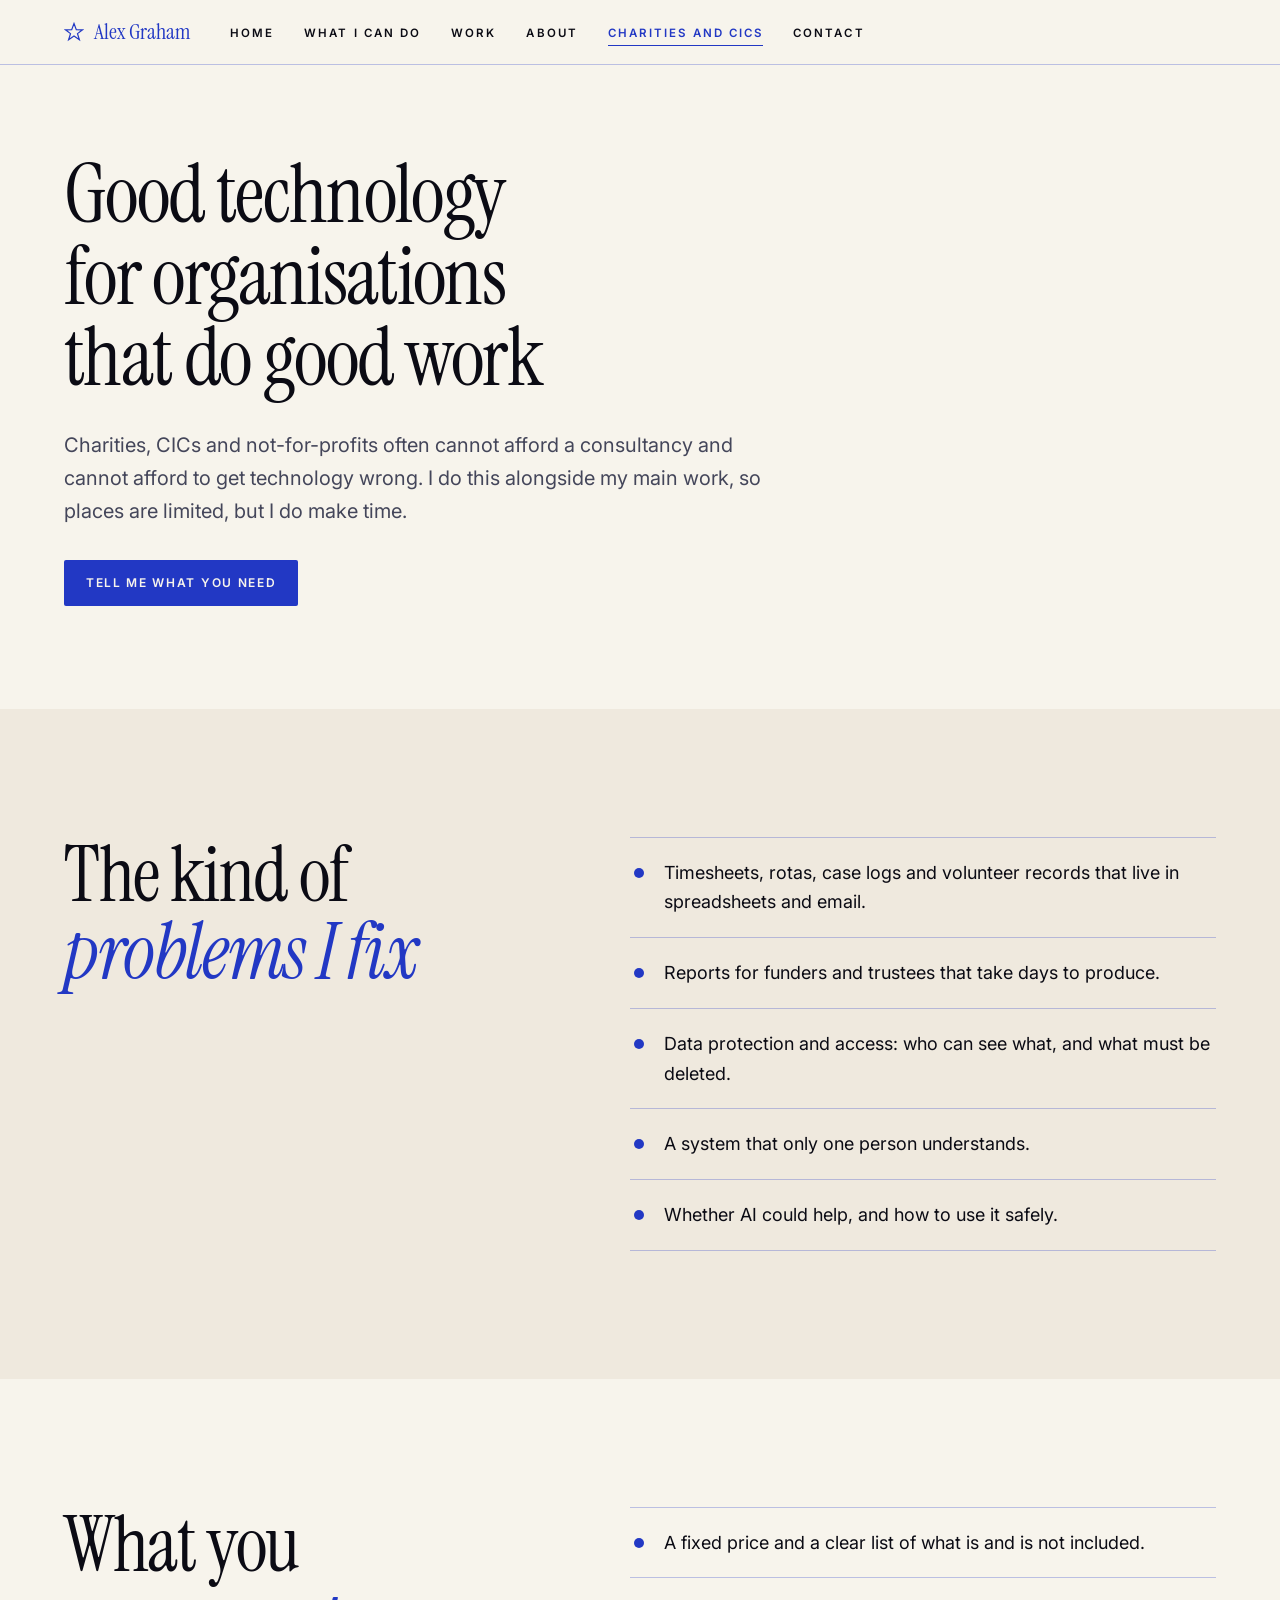
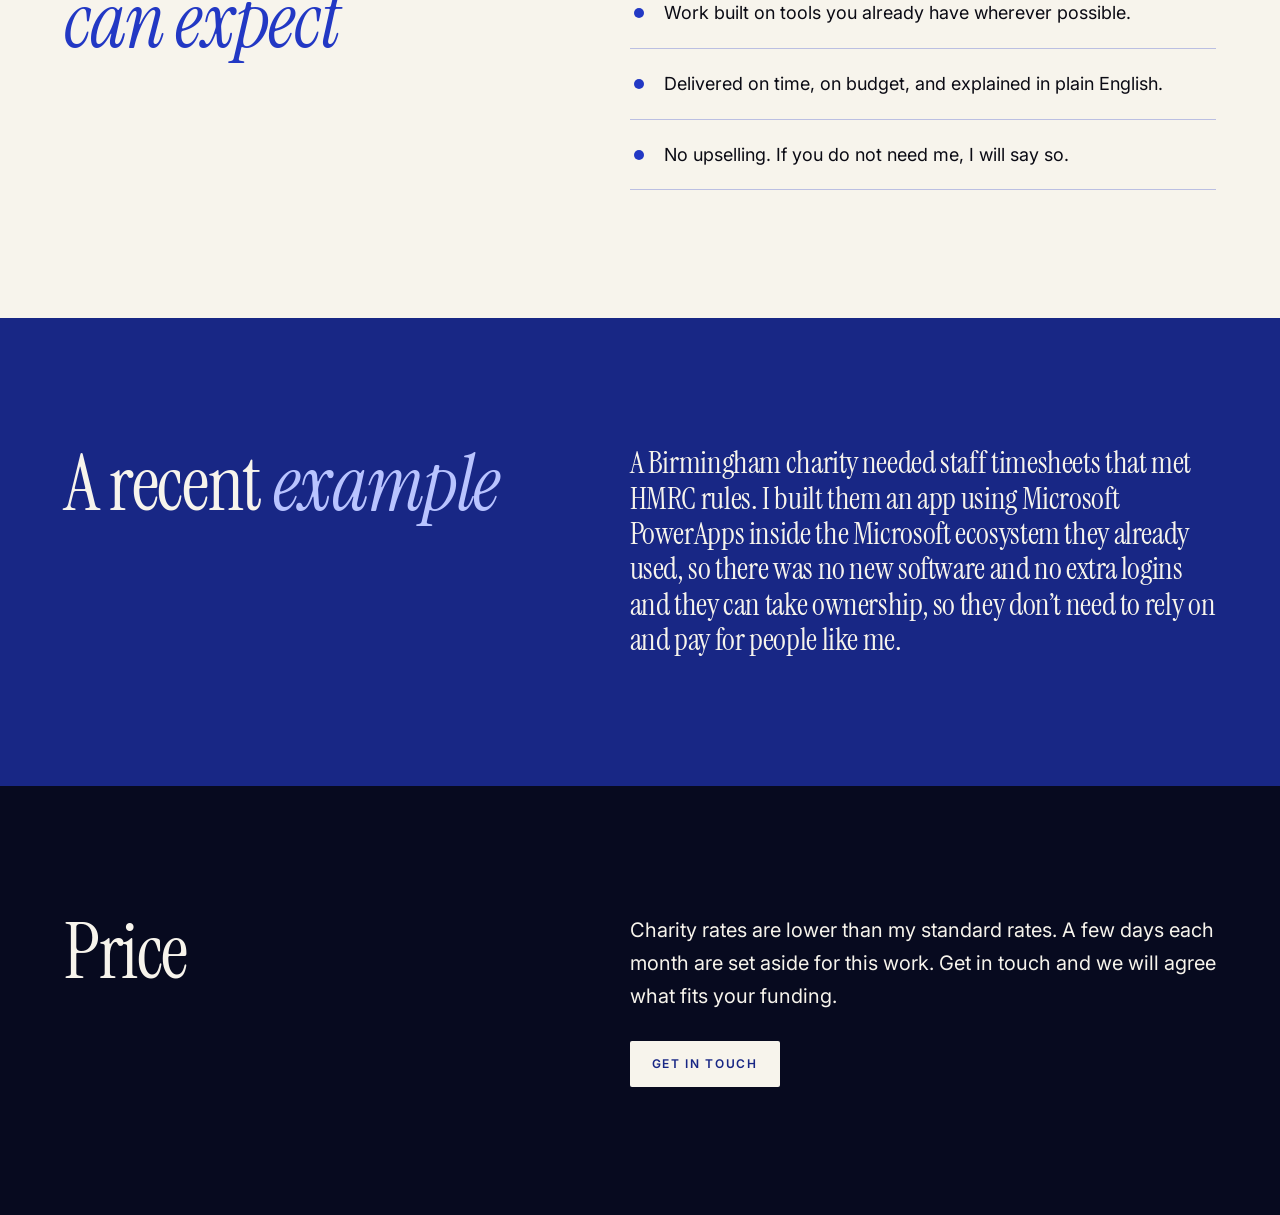
<file: charities/index.html>
<!doctype html>
<html lang="en">
<head>
<meta charset="utf-8">
<title>Charities and CICs | Alex Graham</title>
<meta name="description" content="Good technology for organisations that do good work. Alex Graham sets aside time each month to help charities, CICs and not-for-profits with practical, affordable tech.">
<meta name="viewport" content="width=device-width, initial-scale=1">
<meta name="robots" content="noindex">

<link rel="preconnect" href="https://fonts.googleapis.com">
<link rel="preconnect" href="https://fonts.gstatic.com" crossorigin>
<link rel="stylesheet" href="https://fonts.googleapis.com/css2?family=Instrument+Serif:ital@0;1&amp;family=Inter:wght@400;500;600&amp;display=swap">
<style>
  :root{
    --paper:#F7F4EC;
    --wash:#EFE9DE;
    --ink:#2238C4;          /* cobalt */
    --deep:#182785;
    --night:#070A1F;
    --text:#0B0B14;
    --soft:#44465A;
    --line:rgba(34,56,196,.28);
    --line-dark:rgba(247,244,236,.28);
    --serif:'Instrument Serif','Iowan Old Style',Baskerville,Palatino,Georgia,serif;
    --sans:'Inter',ui-sans-serif,system-ui,-apple-system,'Segoe UI',Arial,sans-serif;
    --nav-h:64px;
    --ease:cubic-bezier(.2,.7,.2,1);
  }
  *{box-sizing:border-box}
  html{scroll-behavior:smooth;scroll-padding-top:var(--nav-h)}
  body{margin:0;background:var(--paper);color:var(--text);font-family:var(--sans);font-size:16.5px;line-height:1.65;-webkit-font-smoothing:antialiased}
  h1,h2,h3,p,ul,ol,li,figure,blockquote{margin:0;padding:0}
  ul{list-style:none}
  a{color:inherit}
  :focus-visible{outline:2px solid var(--ink);outline-offset:3px}
  .on-dark :focus-visible,.stage :focus-visible{outline-color:var(--paper)}
  .wrap{width:100%;max-width:1240px;margin:0 auto;padding:0 clamp(18px,4vw,44px)}

  /* type */
  .kicker{display:inline-flex;align-items:center;gap:12px;font:600 11px/1.2 var(--sans);letter-spacing:.24em;text-transform:uppercase;color:var(--ink);margin-bottom:26px}
  .kicker::before{content:"";width:34px;height:1px;background:currentColor}
  .on-dark .kicker{color:var(--paper)}
  h2,.h2{font-family:var(--serif);font-weight:400;font-size:clamp(40px,6vw,84px);line-height:1;letter-spacing:-.018em;text-wrap:balance}
  h2 em,.h2 em,.statement em{font-style:italic;color:var(--ink)}
  .on-dark h2 em,.on-dark .statement em{color:#B9C4FF}
  .lede{font-size:17px;max-width:36em;color:var(--soft);margin-top:22px;text-wrap:pretty}
  .on-dark .lede{color:rgba(247,244,236,.78)}
  h3{font-family:var(--serif);font-weight:400;font-size:26px;line-height:1.1;letter-spacing:-.01em}

  /* NAV */
  .nav{position:fixed;z-index:50;top:0;left:0;right:0;background:var(--paper);border-bottom:1px solid var(--line)}
  .navin{display:flex;align-items:center;gap:30px;height:var(--nav-h)}
  .brand{display:inline-flex;align-items:center;gap:10px;font-family:var(--serif);font-size:22px;text-decoration:none;color:var(--ink);white-space:nowrap}
  .brand svg{transition:transform .6s cubic-bezier(.3,1.5,.5,1)}
  .brand:hover svg{transform:rotate(72deg) scale(1.1)}
  .links{display:flex;gap:30px;margin-left:10px}
  .link{position:relative;padding:8px 0;font:600 11.5px/1 var(--sans);letter-spacing:.18em;text-transform:uppercase;text-decoration:none;color:var(--text);transition:color .2s}
  .link::after{content:"";position:absolute;left:0;right:0;bottom:2px;height:1px;background:var(--ink);transform:scaleX(0);transform-origin:0 50%;transition:transform .35s var(--ease)}
  .link:hover,.link.active{color:var(--ink)}
  .link:hover::after,.link.active::after{transform:scaleX(1)}
  .navcta{margin-left:auto}
  .btn{display:inline-flex;align-items:center;gap:10px;height:46px;padding:0 22px;border:0;border-radius:2px;background:var(--ink);color:var(--paper);font:600 12px/1 var(--sans);letter-spacing:.14em;text-transform:uppercase;text-decoration:none;cursor:pointer;transition:background .25s,color .25s,transform .3s var(--ease)}
  .btn:hover{background:var(--deep);transform:translateY(-2px)}
  .btn svg{transition:transform .35s var(--ease)}
  .btn:hover svg{transform:translateX(4px)}
  .btn.ghost{background:transparent;color:inherit;box-shadow:inset 0 0 0 1px currentColor}
  .btn.ghost:hover{background:var(--ink);color:var(--paper);box-shadow:inset 0 0 0 1px var(--ink)}
  .btn.paper{background:var(--paper);color:var(--deep)}
  .btn.paper:hover{background:#fff}
  .on-dark .btn.ghost:hover,.stage .btn.ghost:hover{background:var(--paper);color:var(--deep);box-shadow:inset 0 0 0 1px var(--paper)}

  /* HERO STAGE */
  .hero{padding:calc(var(--nav-h) + 6px) clamp(8px,1.6vw,20px) 0}
  .stage{position:relative;max-width:1640px;margin:0 auto;min-height:clamp(600px,56vw,820px);background:var(--deep);color:var(--paper);overflow:hidden;display:flex;align-items:flex-end}
  .stage svg.art{position:absolute;inset:0;width:100%;height:100%}
  .stage .frame{position:absolute;inset:12px;border:1px solid rgba(247,244,236,.42);pointer-events:none;z-index:2}
  .stage-in{position:relative;z-index:3;width:100%;padding:clamp(40px,6vw,88px) clamp(28px,6vw,96px) clamp(48px,6vw,88px)}
  .id{display:flex;align-items:center;gap:16px;margin-bottom:26px}
  .portrait{width:76px;height:76px;border-radius:50%;object-fit:cover;border:1px solid var(--paper);padding:3px;background:var(--deep);display:block}
  .hello{font:italic 22px var(--serif)}
  .scramble{font:600 11px/1.2 var(--sans);letter-spacing:.3em;margin-bottom:20px;color:#B9C4FF;min-height:1.2em}
  .stage h1{font-family:var(--serif);font-weight:400;font-size:clamp(38px,5.6vw,92px);line-height:1.02;letter-spacing:-.02em;max-width:17ch;text-wrap:balance;margin-bottom:36px}
  .stage h1 em{font-style:italic;color:#B9C4FF}
  .stage .row{display:flex;gap:12px;flex-wrap:wrap}
  .stage .btn{background:var(--paper);color:var(--deep)}
  .stage .btn:hover{background:#fff;color:var(--deep)}
  .stage .btn.ghost{background:transparent;color:var(--paper)}
  .twinkle{animation:tw 3.4s ease-in-out infinite}
  .twinkle:nth-of-type(2n){animation-duration:4.6s;animation-delay:-1.7s}
  .twinkle:nth-of-type(3n){animation-duration:5.8s;animation-delay:-3.1s}
  @keyframes tw{50%{opacity:.25}}
  .draw{stroke-dasharray:var(--len,1200);stroke-dashoffset:var(--len,1200);animation:draw 3.2s var(--ease) .3s forwards}
  @keyframes draw{to{stroke-dashoffset:0}}
  .cue{position:absolute;right:clamp(28px,6vw,96px);bottom:clamp(48px,6vw,88px);z-index:3;display:flex;flex-direction:column;align-items:center;gap:10px;font:600 10px/1 var(--sans);letter-spacing:.24em;text-transform:uppercase;writing-mode:vertical-rl}
  .cue i{width:1px;height:34px;background:linear-gradient(var(--paper),transparent);animation:cue 2.2s ease-in-out infinite;transform-origin:top}
  @keyframes cue{50%{transform:scaleY(.4)}}

  /* INTRO (below stage) */
  .intro{padding:clamp(64px,8vw,112px) 0}
  .intro-grid{display:grid;grid-template-columns:1.35fr 1fr;gap:clamp(36px,6vw,96px);align-items:start}
  .statement{font-family:var(--serif);font-weight:400;font-size:clamp(28px,3.6vw,50px);line-height:1.08;letter-spacing:-.015em;text-wrap:balance}
  .intro-copy{display:flex;flex-direction:column;gap:18px;max-width:44em;font-size:17.5px}
  .ih{font-family:var(--serif);font-weight:400;font-size:clamp(30px,3.4vw,46px);line-height:1.05;letter-spacing:-.015em;margin-top:14px}
  .ih:first-child{margin-top:0}
  .side{display:flex;flex-direction:column;gap:22px;border-top:1px solid var(--line);padding-top:24px}
  .avail{display:flex;gap:12px;font-size:15.5px}
  .avail i{flex:none;width:9px;height:9px;margin-top:9px;border-radius:50%;background:var(--ink);animation:tw 2s ease-in-out infinite}
  .side .row{display:flex;gap:10px;flex-wrap:wrap}
  .email-line a{color:var(--ink);text-underline-offset:4px}

  /* sections */
  .sec{position:relative;padding:clamp(76px,10vw,144px) 0}
  .on-dark{background:var(--night);color:var(--paper)}
  .on-deep{background:var(--deep);color:var(--paper)}
  .on-wash{background:var(--wash)}

  /* practice */
  .practice{padding:0 0 clamp(76px,10vw,128px)}
  .practice h2{font-size:clamp(32px,4.2vw,56px);margin-bottom:12px}
  .cols3{display:grid;grid-template-columns:repeat(3,minmax(0,1fr));border-top:1px solid var(--line);margin-top:44px}
  .cols3>*{padding:30px 32px 8px 0}
  .cols3>*+*{padding-left:32px;border-left:1px solid var(--line)}
  .num{font:italic 58px/1 var(--serif);color:var(--ink);display:block;margin-bottom:14px}
  .cols3 p{color:var(--soft);margin-top:12px;font-size:16px}

  /* why */
  .why-grid{display:grid;grid-template-columns:1fr 1fr;gap:clamp(36px,6vw,96px);margin-top:56px;align-items:start}
  .prose{display:flex;flex-direction:column;gap:20px;font-size:18px;max-width:34em}
  .proofs{border-top:1px solid var(--line)}
  .proofs li{display:grid;grid-template-columns:56px 1fr;gap:8px;padding:20px 0;border-bottom:1px solid var(--line);transition:padding .35s var(--ease)}
  .proofs li:hover{padding-left:10px}
  .proofs .n{font:italic 20px/1.35 var(--serif);color:var(--ink)}
  .proofs .t{font-size:16.5px}

  /* problem */
  .pick{margin-top:56px;border-top:1px solid var(--line-dark)}
  .pick a{display:grid;grid-template-columns:72px 1fr auto;align-items:center;gap:8px;padding:clamp(20px,2.6vw,34px) 0;border-bottom:1px solid var(--line-dark);text-decoration:none;transition:padding .4s var(--ease),background .3s}
  .pick a:hover{padding-left:18px;padding-right:18px;background:rgba(247,244,236,.06)}
  .pick .n{font:italic 22px var(--serif);color:#B9C4FF}
  .pick p{font-family:var(--serif);font-size:clamp(22px,2.8vw,38px);line-height:1.1;letter-spacing:-.01em}
  .pick .go{font:600 11px/1 var(--sans);letter-spacing:.2em;text-transform:uppercase;display:inline-flex;align-items:center;gap:10px;opacity:.7;transition:opacity .3s}
  .pick a:hover .go{opacity:1}
  .pick .go svg{transition:transform .35s var(--ease)}
  .pick a:hover .go svg{transform:translateX(5px)}

  /* together */
  .step{display:flex;flex-direction:column;gap:6px}
  .step .tag{font:600 11px/1.3 var(--sans);letter-spacing:.2em;text-transform:uppercase;color:var(--ink);margin-bottom:6px}
  .step h3{font-size:34px}
  .step p.body{color:var(--soft);margin-top:10px}
  .included{margin-top:44px;padding-top:22px;border-top:1px solid var(--line);max-width:60em;font-size:15.5px;color:var(--soft)}

  /* work */
  .case{margin-top:52px;border-top:1px solid var(--text);display:grid;grid-template-columns:1fr 1.4fr;gap:clamp(28px,5vw,80px);padding-top:30px}
  .case .meta{font:600 11px/1.3 var(--sans);letter-spacing:.2em;text-transform:uppercase;color:var(--ink);margin-bottom:16px}
  .case h3{font-size:clamp(32px,4vw,56px);line-height:1.02}
  .dl{display:grid;grid-template-columns:1fr 1fr;border-top:1px solid var(--line);border-left:1px solid var(--line)}
  .dl>div{padding:22px 24px;border-right:1px solid var(--line);border-bottom:1px solid var(--line)}
  .dl .lab{font:600 10.5px/1.3 var(--sans);letter-spacing:.2em;text-transform:uppercase;color:var(--ink);margin-bottom:8px}
  .dl p{font-size:15.5px}
  .sub{font-family:var(--serif);font-weight:400;font-size:clamp(30px,3.8vw,52px);line-height:1;letter-spacing:-.015em;margin:clamp(72px,9vw,120px) 0 12px}
  .sub em{font-style:italic;color:var(--ink)}
  .subnote{color:var(--soft);max-width:44em;margin-bottom:34px}
  .chips{display:grid;grid-template-columns:repeat(2,minmax(0,1fr));column-gap:clamp(24px,4vw,64px);border-top:1px solid var(--line)}
  .chip{padding:22px 0;border-bottom:1px solid var(--line);font-size:16px;color:var(--soft)}
  .chip strong{display:block;font:400 28px/1.1 var(--serif);color:var(--text);margin-bottom:6px}
  .now{display:grid;grid-template-columns:1fr 1fr;gap:16px;margin-top:30px}
  .now article{padding:clamp(26px,3vw,40px);display:flex;flex-direction:column;gap:14px;min-height:300px}
  .now article:first-child{background:var(--deep);color:var(--paper)}
  .now article:last-child{background:var(--night);color:var(--paper)}
  .now .meta{font:600 10.5px/1.3 var(--sans);letter-spacing:.2em;text-transform:uppercase;color:#B9C4FF}
  .now h3{font-size:clamp(30px,3vw,42px)}
  .now p:last-child{color:rgba(247,244,236,.82)}

  /* quote */
  .quote{padding:clamp(76px,10vw,140px) 0;text-align:center;background:var(--wash)}
  .quote .statement{max-width:22em;margin:0 auto;font-size:clamp(28px,3.8vw,54px)}

  /* contact */
  #contact{padding:clamp(80px,10vw,150px) 0 48px}
  #contact h2{font-size:clamp(56px,11vw,176px);line-height:.92}
  #contact .lede{font-size:19px;margin-top:30px}
  .contact-links{display:flex;gap:12px;flex-wrap:wrap;margin:36px 0 clamp(60px,8vw,110px)}
  .foot{border-top:1px solid var(--line-dark);padding-top:22px;font-size:14px;color:rgba(247,244,236,.75);display:flex;flex-direction:column;gap:4px}

  /* reveal */
  .js .reveal{opacity:0;transform:translateY(26px);transition:opacity 1s var(--ease),transform 1s var(--ease)}
  .js .reveal.in{opacity:1;transform:none}

  @media (max-width:960px){
    .intro-grid,.why-grid,.case,.now{grid-template-columns:1fr}
    .cols3{grid-template-columns:1fr}
    .cols3>*,.cols3>*+*{padding:28px 0;border-left:0}
    .cols3>*+*{border-top:1px solid var(--line)}
    .dl{grid-template-columns:1fr}
    .chips{grid-template-columns:1fr}
    .pick a{grid-template-columns:44px 1fr}
    .pick .go{display:none}
    .cue{display:none}
    .navin{flex-wrap:wrap;gap:4px 14px;height:auto;padding-top:10px;padding-bottom:6px}
    .nav nav{order:3;width:100%;overflow-x:auto;scrollbar-width:none}
    .nav nav::-webkit-scrollbar{display:none}
    .links{width:max-content;gap:22px;margin-left:0}
    .link{white-space:nowrap;padding:8px 0}
    .navcta{height:38px;padding:0 14px}
    :root{--nav-h:100px}
  }
  @media (prefers-reduced-motion:reduce){
    html{scroll-behavior:auto}
    *,*::before,*::after{animation:none!important;transition:none!important}
    .draw{stroke-dashoffset:0}
    .js .reveal{opacity:1;transform:none}
  }

  /* ---- new copy additions ---- */

  .aside{display:block;font:italic 400 .36em/1.2 var(--serif);color:var(--soft);margin-top:14px;letter-spacing:0}
  .stage .lead{font-size:clamp(17px,1.5vw,21px);line-height:1.5;max-width:34em;margin:-10px 0 30px;color:rgba(247,244,236,.88)}
  .after{padding:26px 0 0}
  .after .avail{max-width:40em}
  .cols3.six>*:nth-child(n+4){border-top:1px solid var(--line);margin-top:0}
  .cols3.six>*:nth-child(3n+1){padding-left:0;border-left:0}
  .cols3 h3{margin-top:2px}
  .step .num{margin-bottom:10px}
  .on-deep .proofs{border-top-color:var(--line-dark)}
  .on-deep .proofs li{border-bottom-color:var(--line-dark)}
  .on-deep .proofs .n{color:#B9C4FF}
  .hiring-copy{display:flex;flex-direction:column;gap:28px;font-size:20px;align-items:flex-start;max-width:30em}
  .on-deep h2 em{color:#B9C4FF}
  .list{border-top:1px solid var(--line)}
  .list li{padding:20px 0 20px 34px;border-bottom:1px solid var(--line);position:relative;font-size:18px}
  .list li::before{content:"";position:absolute;left:4px;top:30px;width:10px;height:10px;border-radius:50%;background:var(--ink)}
  .on-deep .list,.on-dark .list{border-top-color:var(--line-dark)}
  .on-deep .list li,.on-dark .list li{border-bottom-color:var(--line-dark)}
  .on-deep .list li::before,.on-dark .list li::before{background:#B9C4FF}
  .cols2{display:grid;grid-template-columns:1fr 1.2fr;gap:clamp(36px,6vw,96px);align-items:start}
  .about-copy{font-family:var(--serif);font-size:clamp(26px,3.2vw,44px);line-height:1.15;letter-spacing:-.012em;max-width:26em}
  .contact-note{max-width:44em;font-size:15.5px;margin-bottom:60px;color:rgba(247,244,236,.82)}
  .contact-note a{color:#B9C4FF}
  #contact .contact-links{margin-bottom:14px}
  .page-hero{padding:calc(var(--nav-h) + clamp(48px,7vw,100px)) 0 clamp(60px,8vw,110px)}
  .page-hero h1{font-family:var(--serif);font-weight:400;font-size:clamp(42px,6.4vw,100px);line-height:1;letter-spacing:-.02em;max-width:16ch;text-wrap:balance}
  .page-hero p{font-size:20px;max-width:36em;margin:30px 0 32px;color:var(--soft)}
  @media (max-width:960px){.cols2{grid-template-columns:1fr;gap:26px}.cols3.six>*:nth-child(3n+1){padding-left:0}.cols3.six>*:nth-child(n+4){border-top:1px solid var(--line)}}

</style>
<script>document.documentElement.className+=' js'</script>
</head>
<body>
<header class="nav" id="nav"><div class="wrap navin"><a class="brand" href="../index.html#top" aria-label="Alex Graham, back to top"><svg width="20" height="20" viewBox="0 0 20 20" fill="none" stroke="currentColor" stroke-width="1.2" aria-hidden="true"><path d="M10 1.5l2.3 6.2 6.2.1-5 3.8 1.9 6.1L10 14l-5.4 3.7 1.9-6.1-5-3.8 6.2-.1z"/></svg>Alex Graham</a><nav aria-label="Sections"><ul class="links"><li><a class="link" href="../index.html#top" data-nav="home">Home</a></li><li><a class="link" href="../index.html#what" data-nav="what">What I can do</a></li><li><a class="link" href="../index.html#work" data-nav="work">Work</a></li><li><a class="link" href="../index.html#about" data-nav="about">About</a></li><li><a class="link active" href="index.html" data-nav="charities">Charities and CICs</a></li><li><a class="link" href="../index.html#contact" data-nav="contact">Contact</a></li></ul></nav></div></header>
<main id="top">
  <section class="page-hero"><div class="wrap">
    <h1>Good technology for organisations that do good work</h1>
    <p>Charities, CICs and not-for-profits often cannot afford a consultancy and cannot afford to get technology wrong. I do this alongside my main work, so places are limited, but I do make time.</p>
    <a class="btn" href="#contact" data-mail-rev="moc.kooltuo@hcet.maharg.xela" data-subject="Tell%20me%20what%20you%20need">Tell me what you need</a>
  </div></section>
  <section class="sec on-wash"><div class="wrap cols2"><h2 class="reveal">The kind of <em>problems I fix</em></h2><ul class="list reveal"><li>Timesheets, rotas, case logs and volunteer records that live in spreadsheets and email.</li><li>Reports for funders and trustees that take days to produce.</li><li>Data protection and access: who can see what, and what must be deleted.</li><li>A system that only one person understands.</li><li>Whether AI could help, and how to use it safely.</li></ul></div></section>
  <section class="sec"><div class="wrap cols2"><h2 class="reveal">What you <em>can expect</em></h2><ul class="list reveal"><li>A fixed price and a clear list of what is and is not included.</li><li>Work built on tools you already have wherever possible.</li><li>Delivered on time, on budget, and explained in plain English.</li><li>No upselling. If you do not need me, I will say so.</li></ul></div></section>
  <section class="sec on-deep"><div class="wrap cols2"><h2 class="reveal">A recent <em>example</em></h2><p class="about-copy reveal" style="font-size:clamp(22px,2.4vw,32px)">A Birmingham charity needed staff timesheets that met HMRC rules. I built them an app using Microsoft PowerApps inside the Microsoft ecosystem they already used, so there was no new software and no extra logins and they can take ownership, so they don’t need to rely on and pay for people like me.</p></div></section>
  <section class="sec on-dark"><div class="wrap cols2"><h2 class="reveal">Price</h2><div class="hiring-copy reveal"><p>Charity rates are lower than my standard rates. A few days each month are set aside for this work. Get in touch and we will agree what fits your funding.</p><a class="btn paper" href="#contact" data-mail-rev="moc.kooltuo@hcet.maharg.xela" data-subject="Get%20in%20touch">Get in touch</a></div></div></section>
</main>
<script>
(function () {
  function run() {
    var links = document.querySelectorAll('[data-mail-rev]');
    for (var i = 0; i < links.length; i++) {
      var el = links[i];
      var email = el.getAttribute('data-mail-rev').split('').reverse().join('');
      var subject = el.getAttribute('data-subject');
      el.setAttribute('href', 'mailto:' + email + (subject ? '?subject=' + subject : ''));
      if (el.hasAttribute('data-mail-text')) el.textContent = email;
    }
  }
  if (document.readyState === 'loading') document.addEventListener('DOMContentLoaded', run); else run();
})();
</script>
<script>
(function () {
  var nav = document.getElementById('nav');
  var bar = document.getElementById('progress');
  var links = document.querySelectorAll('#nav nav a[data-nav]');
  var sections = document.querySelectorAll('section[data-nav]');
  function onScroll() {
    var y = window.scrollY;
    if (bar) {
      var max = document.documentElement.scrollHeight - window.innerHeight;
      bar.style.transform = 'scaleX(' + (max > 0 ? Math.min(1, y / max) : 0) + ')';
    }
    if (nav) nav.classList.toggle('scrolled', y > 8);
    if (!sections.length) return;
    var probe = y + window.innerHeight * 0.35;
    var active = 'home';
    sections.forEach(function (s) { if (s.offsetTop <= probe) active = s.getAttribute('data-nav'); });
    links.forEach(function (a) { a.classList.toggle('active', a.getAttribute('data-nav') === active); });
  }
  window.addEventListener('scroll', onScroll, { passive: true });
  onScroll();

  var items = document.querySelectorAll('.reveal');
  if (!('IntersectionObserver' in window)) { items.forEach(function (i) { i.classList.add('in'); }); return; }
  var io = new IntersectionObserver(function (entries) {
    entries.forEach(function (e) { if (e.isIntersecting) { e.target.classList.add('in'); io.unobserve(e.target); } });
  }, { threshold: 0.12 });
  items.forEach(function (i) { io.observe(i); });
})();
</script>
</body>
</html>
</file>
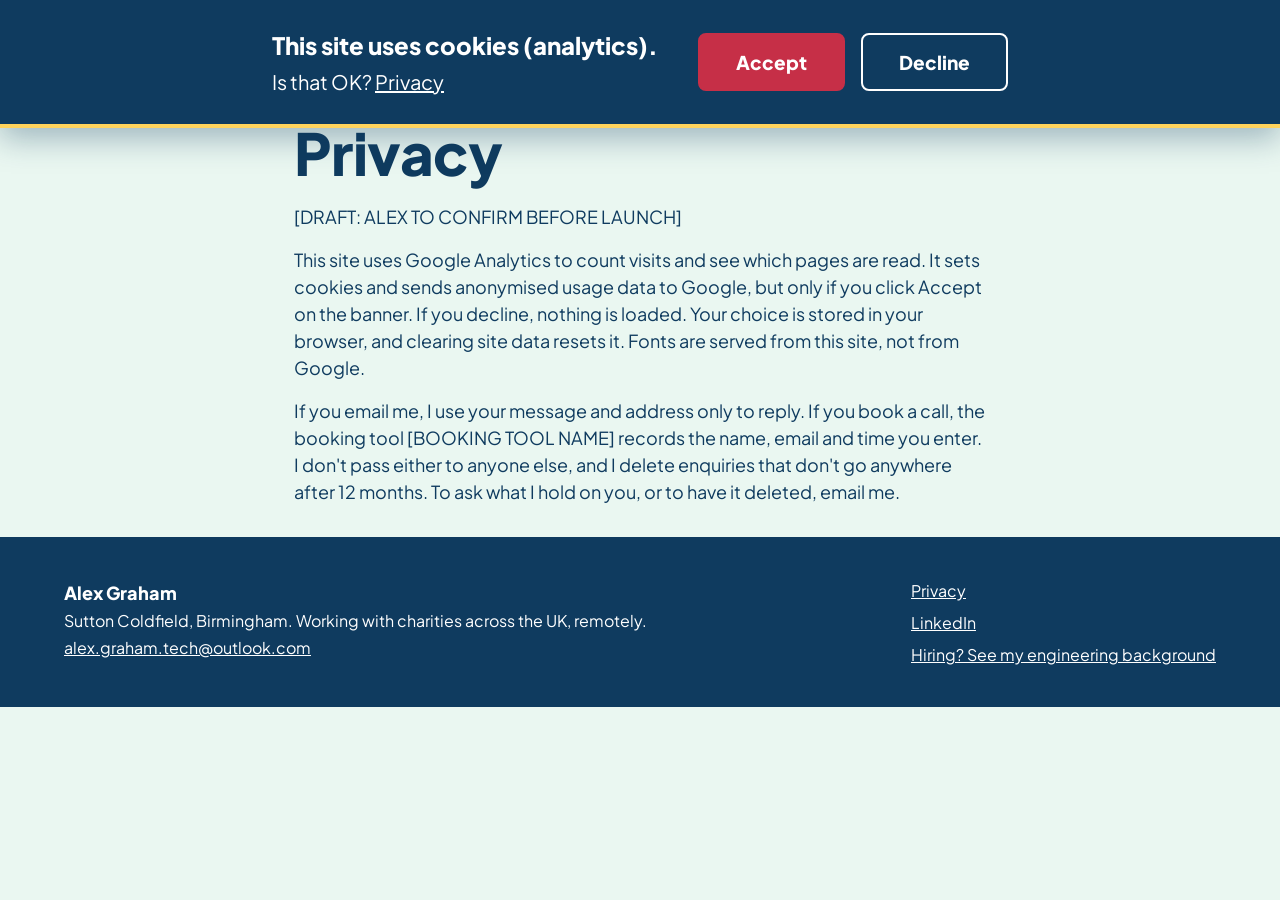
<file: privacy/index.html>
<!doctype html>
<html lang="en-GB">
<head>
<meta charset="utf-8">
<meta name="viewport" content="width=device-width,initial-scale=1">
<title>Privacy | Alex Graham</title>
<meta name="description" content="How this site and my contact routes handle your data.">
<meta name="theme-color" content="#EAF7F1">
<meta property="og:title" content="Privacy | Alex Graham">
<meta property="og:description" content="How this site and my contact routes handle your data.">
<meta property="og:type" content="website">
<link rel="preload" href="../fonts/plus-jakarta-sans-latin-800-normal.woff2" as="font" type="font/woff2" crossorigin>
<link rel="preload" href="../fonts/plus-jakarta-sans-latin-400-normal.woff2" as="font" type="font/woff2" crossorigin>
<link rel="stylesheet" href="../style.css">
<script type="application/ld+json">{"@context":"https://schema.org","@graph":[{"@type":"Person","name":"Alex Graham","url":"https://www.alex-graham.cc/","jobTitle":"AI adviser for charities and not-for-profits","address":{"@type":"PostalAddress","addressLocality":"Sutton Coldfield","addressCountry":"GB"}},{"@type":"ProfessionalService","name":"Alex Graham","url":"https://www.alex-graham.cc/","areaServed":"GB","address":{"@type":"PostalAddress","addressLocality":"Sutton Coldfield","addressCountry":"GB"}}]}</script>
</head>
<body>
<a class="skip" href="#main">Skip to main content</a>
<header class="site"><div class="wrap">
<a class="brand" href="../"><svg xmlns="http://www.w3.org/2000/svg" width="44" height="40" viewBox="0 0 44 40" fill="none" stroke="#0F3B5F" stroke-width="3" stroke-linecap="round" aria-hidden="true" focusable="false"><path d="M4 30 C14 30 18 20 12 14 C8 9 18 5 20 12 C22 20 14 28 26 31 C34 33 38 24 40 10"/><circle cx="40" cy="8" r="3" fill="#FFD35C"/></svg>
<span>Alex Graham</span></a>
<nav aria-label="Main"><ul>
<li><a href="../#how">How I help</a></li>
<li><a href="../#case-study">Case study</a></li>
<li><a href="../#about">About</a></li>
</ul></nav>
<a class="btn btn-primary" data-cta href="../#contact"><span class="long">Book a free 30 minute call</span><span class="short">Book a call</span></a>
</div></header>
<main id="main"><article class="page"><h1>Privacy</h1>
<p style="margin-top:20px">[DRAFT: ALEX TO CONFIRM BEFORE LAUNCH]</p>
<p>This site uses Google Analytics to count visits and see which pages are read. It sets cookies and sends anonymised usage data to Google, but only if you click Accept on the banner. If you decline, nothing is loaded. Your choice is stored in your browser, and clearing site data resets it. Fonts are served from this site, not from Google.</p>
<p>If you email me, I use your message and address only to reply. If you book a call, the booking tool [BOOKING TOOL NAME] records the name, email and time you enter. I don't pass either to anyone else, and I delete enquiries that don't go anywhere after 12 months. To ask what I hold on you, or to have it deleted, email me.</p>
</article></main><footer class="site"><div class="wrap cols">
<div><strong>Alex Graham</strong><br><small>Sutton Coldfield, Birmingham. Working with charities across the UK, remotely.</small><br><small><a data-email href="mailto:">email</a></small></div>
<ul class="mini"><li><a href="../privacy/">Privacy</a></li><li><a href="https://www.linkedin.com/in/alex-graham-64850314/" rel="noopener">LinkedIn</a></li><li><a href="../#about">Hiring? See my engineering background</a></li></ul>
</div></footer>
<script src="../site.js"></script>
</body></html>
</file>
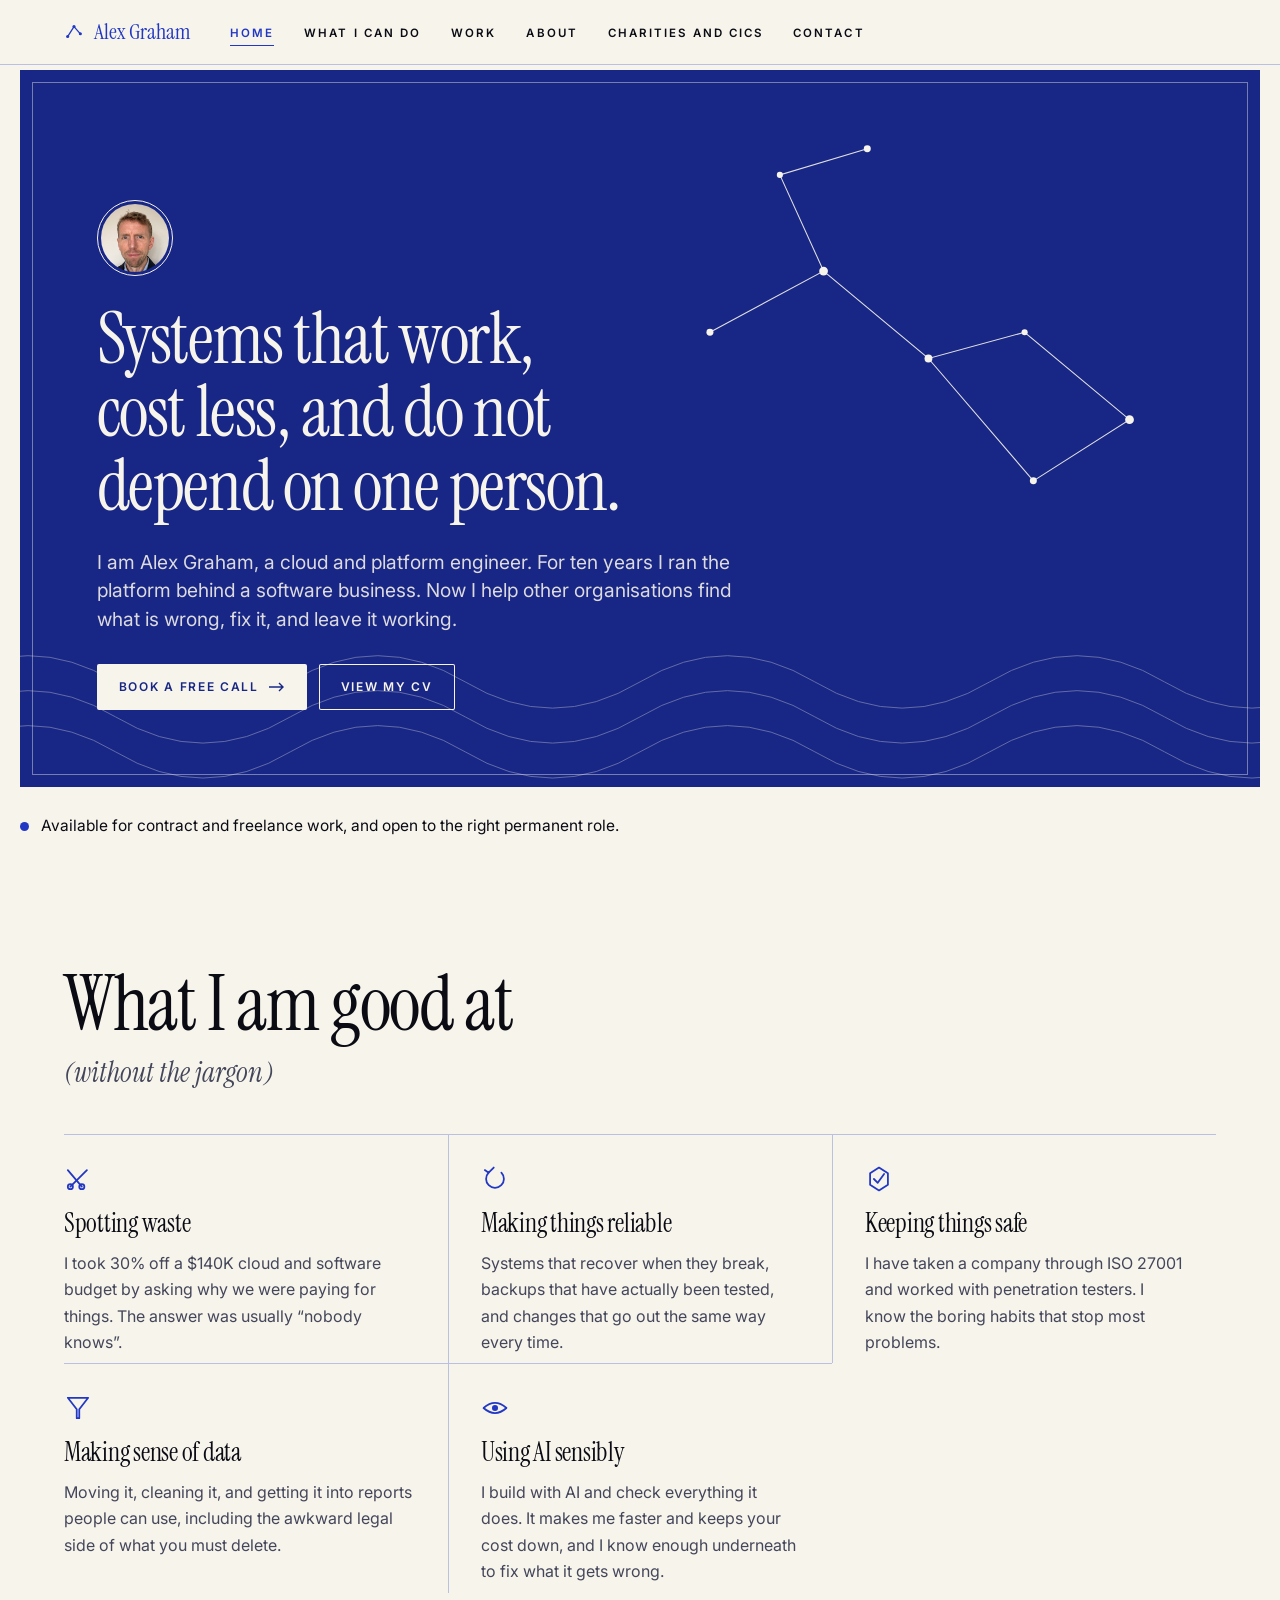
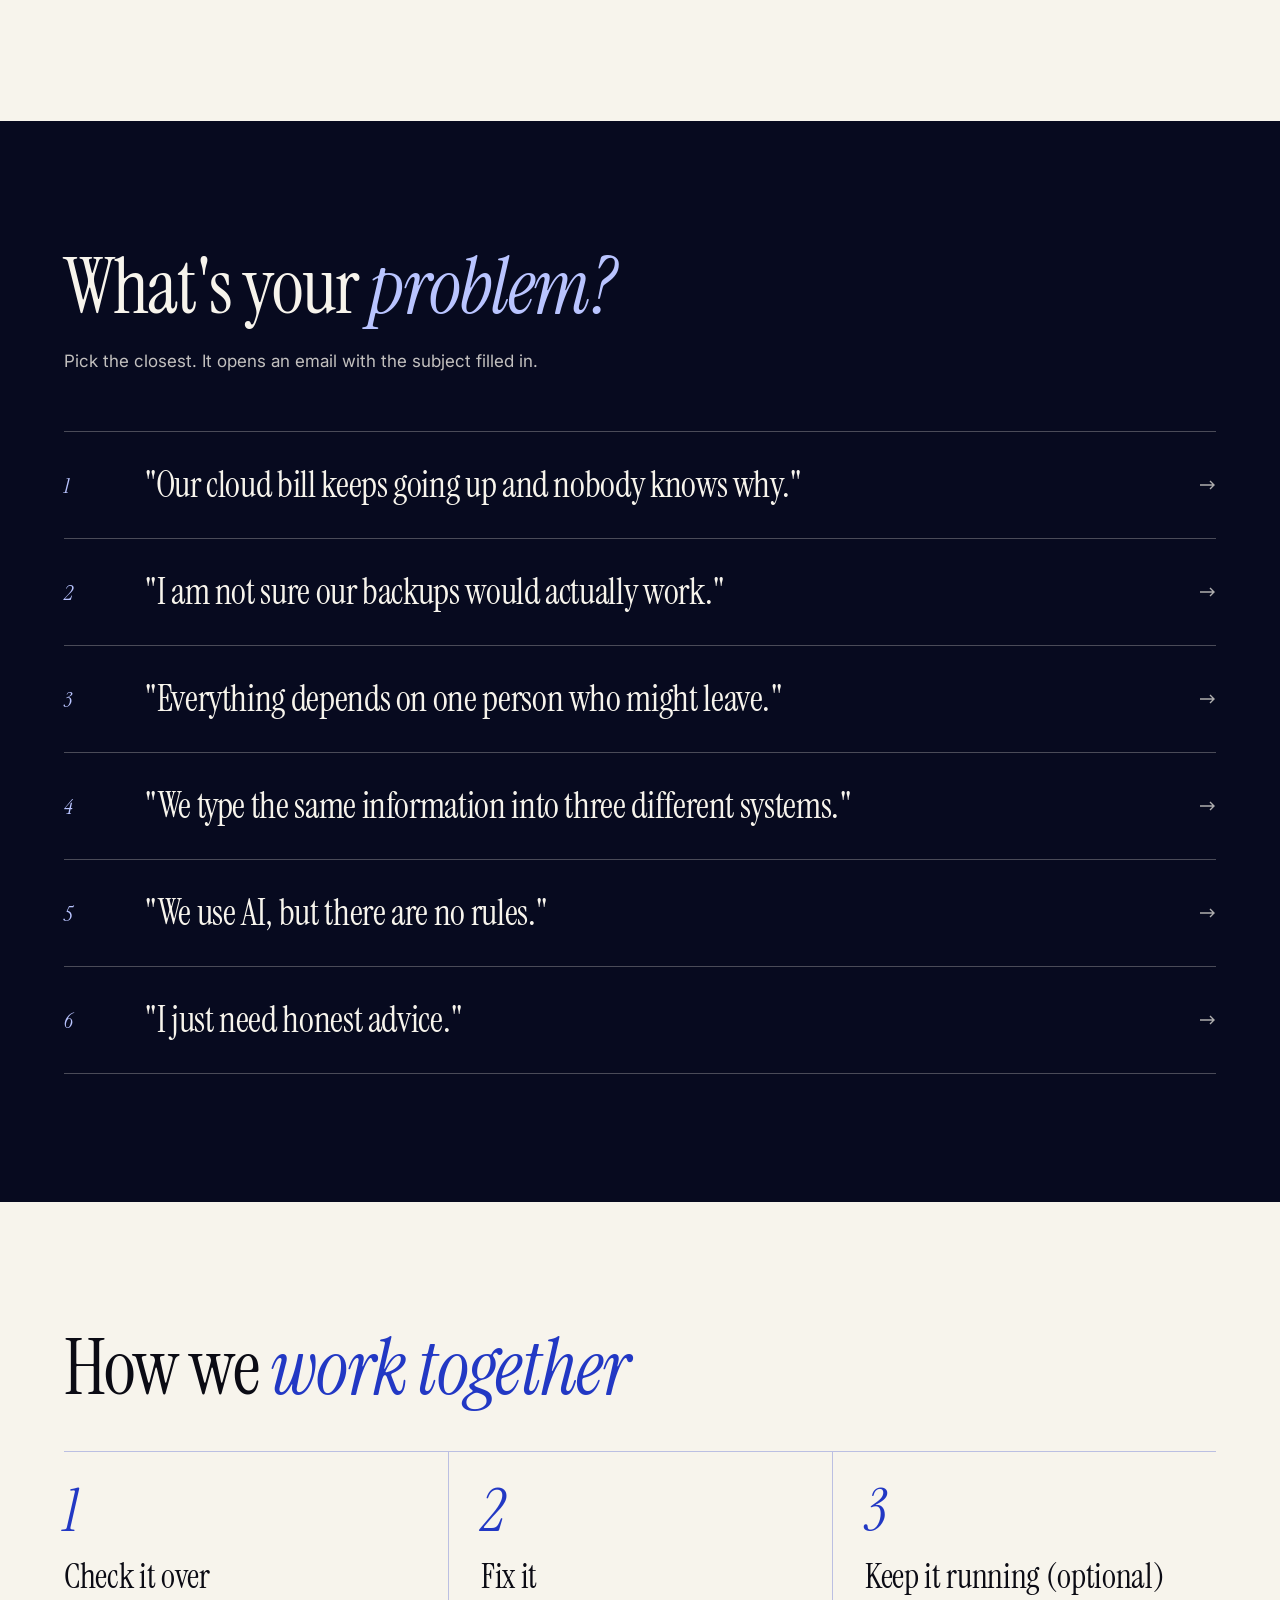
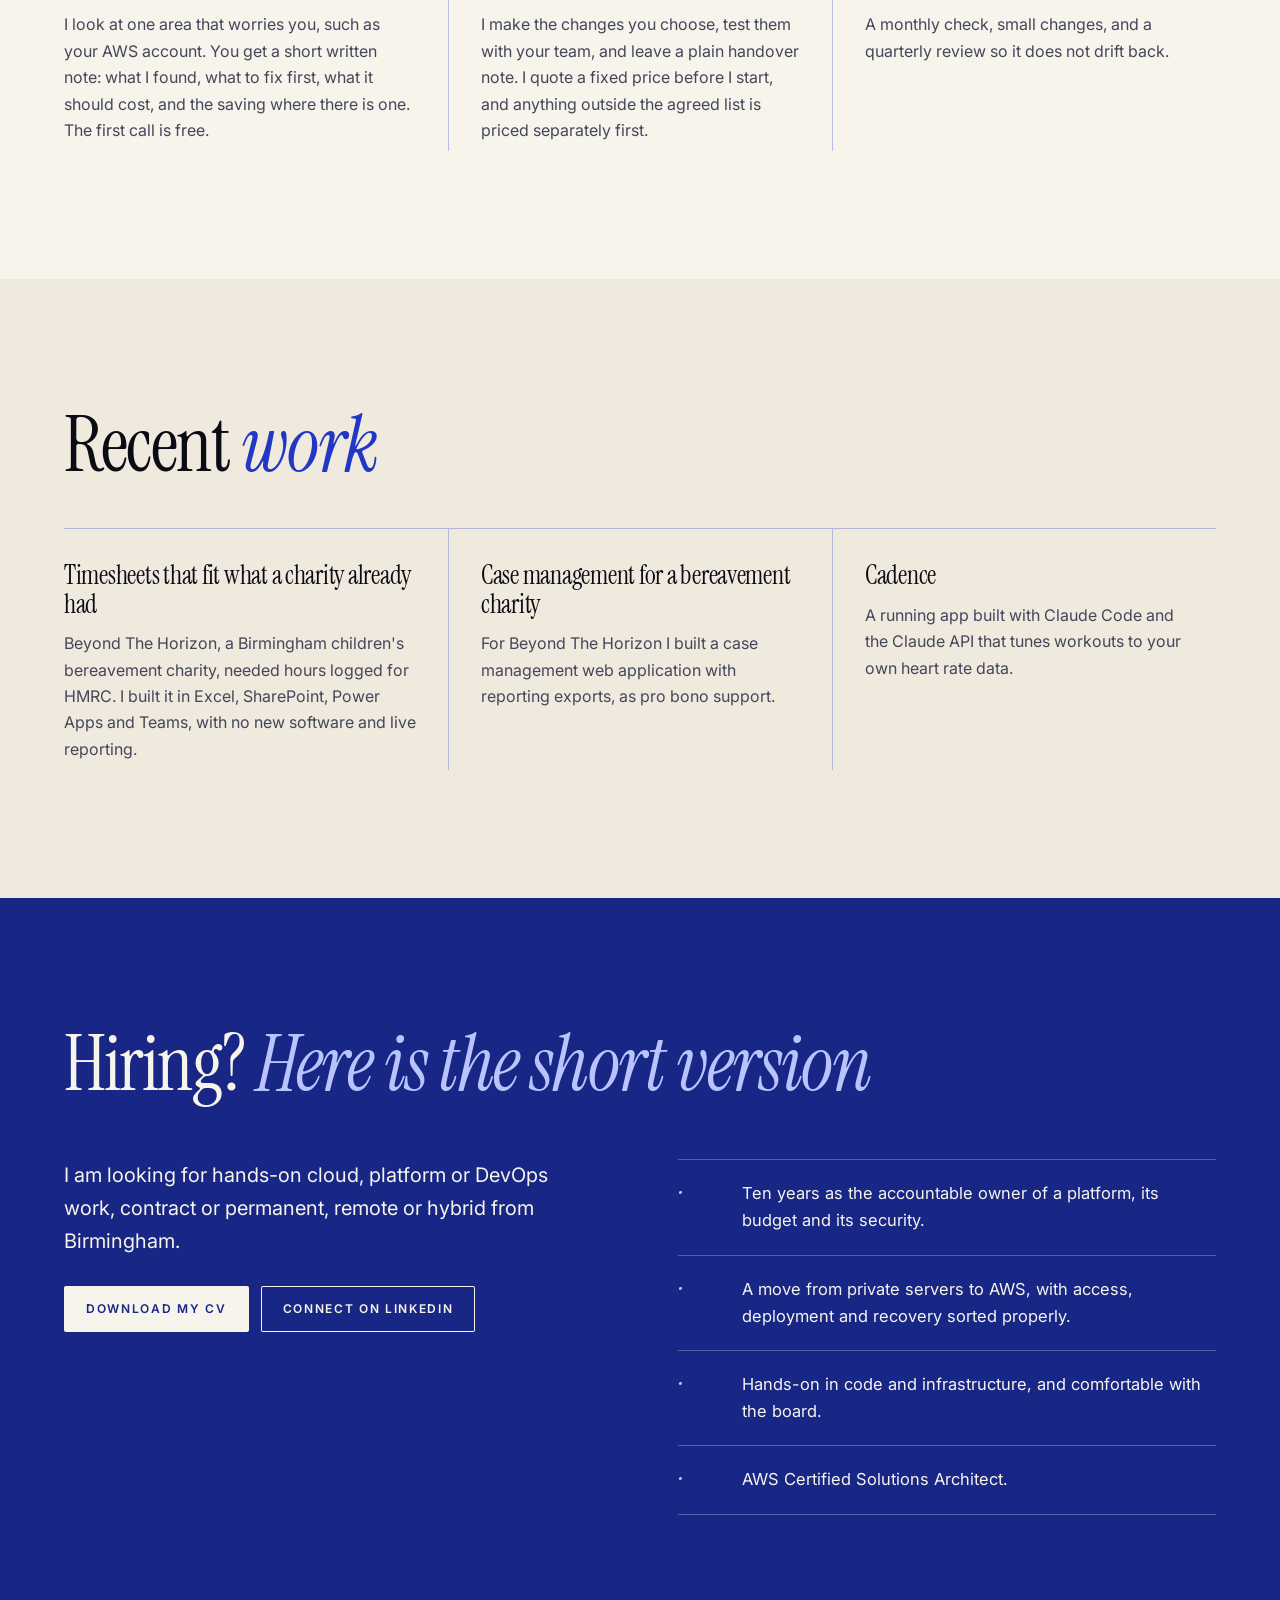
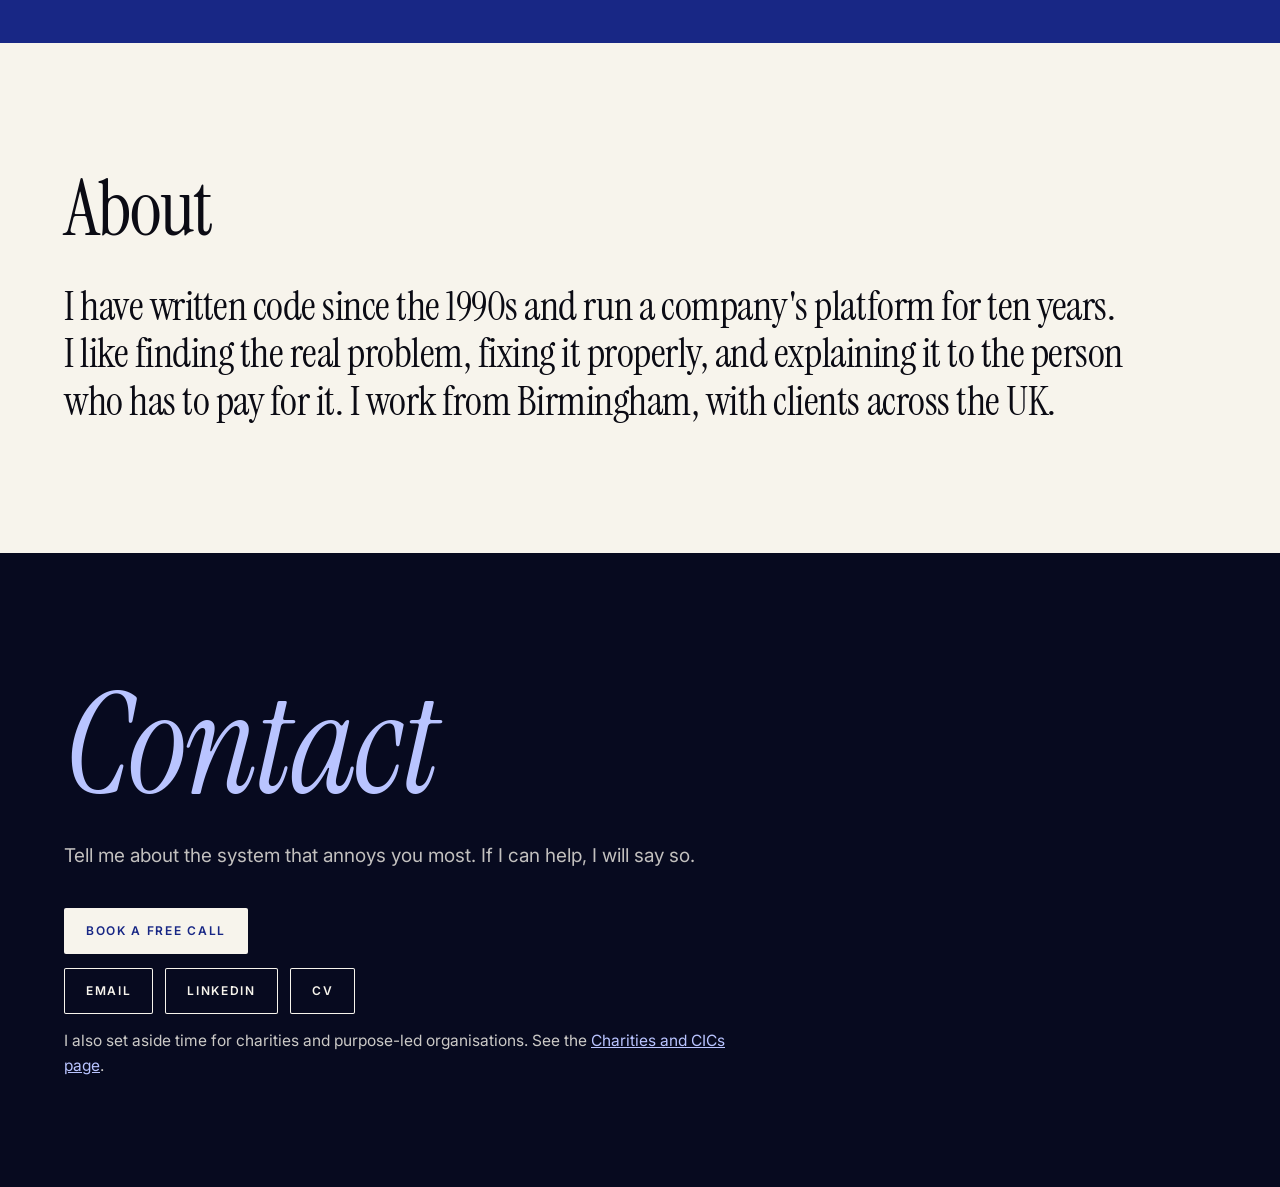
<file: archive/2026-10-28-engineer-led/index.html>
<!doctype html>
<html lang="en">
<head>
<meta charset="utf-8">
<title>Alex Graham | Cloud and platform engineer</title>
<meta name="description" content="Technology that works, costs less, and does not depend on one person. Alex Graham is a cloud and platform engineer in Birmingham, helping organisations across the UK find what is wrong with their tech, fix it, and leave it working.">
<meta name="viewport" content="width=device-width, initial-scale=1">
<meta name="robots" content="noindex">

<link rel="preconnect" href="https://fonts.googleapis.com">
<link rel="preconnect" href="https://fonts.gstatic.com" crossorigin>
<link rel="stylesheet" href="https://fonts.googleapis.com/css2?family=Instrument+Serif:ital@0;1&amp;family=Inter:wght@400;500;600&amp;display=swap">
<style>
  :root{
    --paper:#F7F4EC;
    --wash:#EFE9DE;
    --ink:#2238C4;          /* cobalt */
    --deep:#182785;
    --night:#070A1F;
    --text:#0B0B14;
    --soft:#44465A;
    --line:rgba(34,56,196,.28);
    --line-dark:rgba(247,244,236,.28);
    --serif:'Instrument Serif','Iowan Old Style',Baskerville,Palatino,Georgia,serif;
    --sans:'Inter',ui-sans-serif,system-ui,-apple-system,'Segoe UI',Arial,sans-serif;
    --nav-h:64px;
    --ease:cubic-bezier(.2,.7,.2,1);
  }
  *{box-sizing:border-box}
  html{scroll-behavior:smooth;scroll-padding-top:var(--nav-h)}
  body{margin:0;background:var(--paper);color:var(--text);font-family:var(--sans);font-size:16.5px;line-height:1.65;-webkit-font-smoothing:antialiased}
  h1,h2,h3,p,ul,ol,li,figure,blockquote{margin:0;padding:0}
  ul{list-style:none}
  a{color:inherit}
  :focus-visible{outline:2px solid var(--ink);outline-offset:3px}
  .on-dark :focus-visible,.stage :focus-visible{outline-color:var(--paper)}
  .wrap{width:100%;max-width:1240px;margin:0 auto;padding:0 clamp(18px,4vw,44px)}

  /* type */
  .kicker{display:inline-flex;align-items:center;gap:12px;font:600 11px/1.2 var(--sans);letter-spacing:.24em;text-transform:uppercase;color:var(--ink);margin-bottom:26px}
  .kicker::before{content:"";width:34px;height:1px;background:currentColor}
  .on-dark .kicker{color:var(--paper)}
  h2,.h2{font-family:var(--serif);font-weight:400;font-size:clamp(40px,6vw,84px);line-height:1;letter-spacing:-.018em;text-wrap:balance}
  h2 em,.h2 em,.statement em{font-style:italic;color:var(--ink)}
  .on-dark h2 em,.on-dark .statement em{color:#B9C4FF}
  .lede{font-size:17px;max-width:36em;color:var(--soft);margin-top:22px;text-wrap:pretty}
  .on-dark .lede{color:rgba(247,244,236,.78)}
  h3{font-family:var(--serif);font-weight:400;font-size:26px;line-height:1.1;letter-spacing:-.01em}

  /* NAV */
  .nav{position:fixed;z-index:50;top:0;left:0;right:0;background:var(--paper);border-bottom:1px solid var(--line)}
  .navin{display:flex;align-items:center;gap:30px;height:var(--nav-h)}
  .brand{display:inline-flex;align-items:center;gap:10px;font-family:var(--serif);font-size:22px;text-decoration:none;color:var(--ink);white-space:nowrap}
  .brand svg{transition:transform .35s var(--ease)}
  .brand:hover svg{transform:scale(1.15)}
  .links{display:flex;gap:30px;margin-left:10px}
  .link{position:relative;padding:8px 0;font:600 11.5px/1 var(--sans);letter-spacing:.18em;text-transform:uppercase;text-decoration:none;color:var(--text);transition:color .2s}
  .link::after{content:"";position:absolute;left:0;right:0;bottom:2px;height:1px;background:var(--ink);transform:scaleX(0);transform-origin:0 50%;transition:transform .35s var(--ease)}
  .link:hover,.link.active{color:var(--ink)}
  .link:hover::after,.link.active::after{transform:scaleX(1)}
  .navcta{margin-left:auto}
  .btn{display:inline-flex;align-items:center;gap:10px;height:46px;padding:0 22px;border:0;border-radius:2px;background:var(--ink);color:var(--paper);font:600 12px/1 var(--sans);letter-spacing:.14em;text-transform:uppercase;text-decoration:none;cursor:pointer;transition:background .25s,color .25s,transform .3s var(--ease)}
  .btn:hover{background:var(--deep);transform:translateY(-2px)}
  .btn svg{transition:transform .35s var(--ease)}
  .btn:hover svg{transform:translateX(4px)}
  .btn.ghost{background:transparent;color:inherit;box-shadow:inset 0 0 0 1px currentColor}
  .btn.ghost:hover{background:var(--ink);color:var(--paper);box-shadow:inset 0 0 0 1px var(--ink)}
  .btn.paper{background:var(--paper);color:var(--deep)}
  .btn.paper:hover{background:#fff}
  .on-dark .btn.ghost:hover,.stage .btn.ghost:hover{background:var(--paper);color:var(--deep);box-shadow:inset 0 0 0 1px var(--paper)}

  /* HERO STAGE */
  .hero{padding:calc(var(--nav-h) + 6px) clamp(8px,1.6vw,20px) 0}
  .stage{position:relative;max-width:1640px;margin:0 auto;min-height:clamp(600px,56vw,820px);background:var(--deep);color:var(--paper);overflow:hidden;display:flex;align-items:flex-end}
  .stage svg.art{position:absolute;inset:0;width:100%;height:100%}
  .stage .frame{position:absolute;inset:12px;border:1px solid rgba(247,244,236,.42);pointer-events:none;z-index:2}
  .stage-in{position:relative;z-index:3;width:100%;padding:clamp(40px,6vw,88px) clamp(28px,6vw,96px) clamp(48px,6vw,88px)}
  .id{display:flex;align-items:center;gap:16px;margin-bottom:26px}
  .portrait{width:76px;height:76px;border-radius:50%;object-fit:cover;border:1px solid var(--paper);padding:3px;background:var(--deep);display:block}
  .hello{font:italic 22px var(--serif)}
  .stage h1{font-family:var(--serif);font-weight:400;font-size:clamp(38px,5.6vw,92px);line-height:1.02;letter-spacing:-.02em;max-width:17ch;text-wrap:balance;margin-bottom:36px}
  .stage h1 em{font-style:italic;color:#B9C4FF}
  .stage .row{display:flex;gap:12px;flex-wrap:wrap}
  .stage .btn{background:var(--paper);color:var(--deep)}
  .stage .btn:hover{background:#fff;color:var(--deep)}
  .stage .btn.ghost{background:transparent;color:var(--paper)}
  @keyframes tw{50%{opacity:.25}}
  .draw{stroke-dasharray:var(--len,1200);stroke-dashoffset:var(--len,1200);animation:draw 3.2s var(--ease) .3s forwards}
  @keyframes draw{to{stroke-dashoffset:0}}
  .cue{position:absolute;right:clamp(28px,6vw,96px);bottom:clamp(48px,6vw,88px);z-index:3;display:flex;flex-direction:column;align-items:center;gap:10px;font:600 10px/1 var(--sans);letter-spacing:.24em;text-transform:uppercase;writing-mode:vertical-rl}
  .cue i{width:1px;height:34px;background:linear-gradient(var(--paper),transparent);animation:cue 2.2s ease-in-out infinite;transform-origin:top}
  @keyframes cue{50%{transform:scaleY(.4)}}

  /* INTRO (below stage) */
  .intro{padding:clamp(64px,8vw,112px) 0}
  .intro-grid{display:grid;grid-template-columns:1.35fr 1fr;gap:clamp(36px,6vw,96px);align-items:start}
  .statement{font-family:var(--serif);font-weight:400;font-size:clamp(28px,3.6vw,50px);line-height:1.08;letter-spacing:-.015em;text-wrap:balance}
  .intro-copy{display:flex;flex-direction:column;gap:18px;max-width:44em;font-size:17.5px}
  .ih{font-family:var(--serif);font-weight:400;font-size:clamp(30px,3.4vw,46px);line-height:1.05;letter-spacing:-.015em;margin-top:14px}
  .ih:first-child{margin-top:0}
  .side{display:flex;flex-direction:column;gap:22px;border-top:1px solid var(--line);padding-top:24px}
  .avail{display:flex;gap:12px;font-size:15.5px}
  .avail i{flex:none;width:9px;height:9px;margin-top:9px;border-radius:50%;background:var(--ink);animation:tw 2s ease-in-out infinite}
  .side .row{display:flex;gap:10px;flex-wrap:wrap}
  .email-line a{color:var(--ink);text-underline-offset:4px}

  /* sections */
  .sec{position:relative;padding:clamp(76px,10vw,144px) 0}
  .on-dark{background:var(--night);color:var(--paper)}
  .on-deep{background:var(--deep);color:var(--paper)}
  .on-wash{background:var(--wash)}

  /* practice */
  .practice{padding:0 0 clamp(76px,10vw,128px)}
  .practice h2{font-size:clamp(32px,4.2vw,56px);margin-bottom:12px}
  .cols3{display:grid;grid-template-columns:repeat(3,minmax(0,1fr));border-top:1px solid var(--line);margin-top:44px}
  .cols3>*{padding:30px 32px 8px 0}
  .cols3>*+*{padding-left:32px;border-left:1px solid var(--line)}
  .num{font:italic 58px/1 var(--serif);color:var(--ink);display:block;margin-bottom:14px}
  .icon-badge{display:block;color:var(--ink);margin-bottom:16px}
  .cols3 p{color:var(--soft);margin-top:12px;font-size:16px}

  /* why */
  .why-grid{display:grid;grid-template-columns:1fr 1fr;gap:clamp(36px,6vw,96px);margin-top:56px;align-items:start}
  .prose{display:flex;flex-direction:column;gap:20px;font-size:18px;max-width:34em}
  .proofs{border-top:1px solid var(--line)}
  .proofs li{display:grid;grid-template-columns:56px 1fr;gap:8px;padding:20px 0;border-bottom:1px solid var(--line);transition:padding .35s var(--ease)}
  .proofs li:hover{padding-left:10px}
  .proofs .n{font:italic 20px/1.35 var(--serif);color:var(--ink)}
  .proofs .t{font-size:16.5px}

  /* problem */
  .pick{margin-top:56px;border-top:1px solid var(--line-dark)}
  .pick a{display:grid;grid-template-columns:72px 1fr auto;align-items:center;gap:8px;padding:clamp(20px,2.6vw,34px) 0;border-bottom:1px solid var(--line-dark);text-decoration:none;transition:padding .4s var(--ease),background .3s}
  .pick a:hover{padding-left:18px;padding-right:18px;background:rgba(247,244,236,.06)}
  .pick .n{font:italic 22px var(--serif);color:#B9C4FF}
  .pick p{font-family:var(--serif);font-size:clamp(22px,2.8vw,38px);line-height:1.1;letter-spacing:-.01em}
  .pick .go{font:600 11px/1 var(--sans);letter-spacing:.2em;text-transform:uppercase;display:inline-flex;align-items:center;gap:10px;opacity:.7;transition:opacity .3s}
  .pick a:hover .go{opacity:1}
  .pick .go svg{transition:transform .35s var(--ease)}
  .pick a:hover .go svg{transform:translateX(5px)}

  /* together */
  .step{display:flex;flex-direction:column;gap:6px}
  .step .tag{font:600 11px/1.3 var(--sans);letter-spacing:.2em;text-transform:uppercase;color:var(--ink);margin-bottom:6px}
  .step h3{font-size:34px}
  .step p.body{color:var(--soft);margin-top:10px}
  .included{margin-top:44px;padding-top:22px;border-top:1px solid var(--line);max-width:60em;font-size:15.5px;color:var(--soft)}

  /* work */
  .case{margin-top:52px;border-top:1px solid var(--text);display:grid;grid-template-columns:1fr 1.4fr;gap:clamp(28px,5vw,80px);padding-top:30px}
  .case .meta{font:600 11px/1.3 var(--sans);letter-spacing:.2em;text-transform:uppercase;color:var(--ink);margin-bottom:16px}
  .case h3{font-size:clamp(32px,4vw,56px);line-height:1.02}
  .dl{display:grid;grid-template-columns:1fr 1fr;border-top:1px solid var(--line);border-left:1px solid var(--line)}
  .dl>div{padding:22px 24px;border-right:1px solid var(--line);border-bottom:1px solid var(--line)}
  .dl .lab{font:600 10.5px/1.3 var(--sans);letter-spacing:.2em;text-transform:uppercase;color:var(--ink);margin-bottom:8px}
  .dl p{font-size:15.5px}
  .sub{font-family:var(--serif);font-weight:400;font-size:clamp(30px,3.8vw,52px);line-height:1;letter-spacing:-.015em;margin:clamp(72px,9vw,120px) 0 12px}
  .sub em{font-style:italic;color:var(--ink)}
  .subnote{color:var(--soft);max-width:44em;margin-bottom:34px}
  .chips{display:grid;grid-template-columns:repeat(2,minmax(0,1fr));column-gap:clamp(24px,4vw,64px);border-top:1px solid var(--line)}
  .chip{padding:22px 0;border-bottom:1px solid var(--line);font-size:16px;color:var(--soft)}
  .chip strong{display:block;font:400 28px/1.1 var(--serif);color:var(--text);margin-bottom:6px}
  .now{display:grid;grid-template-columns:1fr 1fr;gap:16px;margin-top:30px}
  .now article{padding:clamp(26px,3vw,40px);display:flex;flex-direction:column;gap:14px;min-height:300px}
  .now article:first-child{background:var(--deep);color:var(--paper)}
  .now article:last-child{background:var(--night);color:var(--paper)}
  .now .meta{font:600 10.5px/1.3 var(--sans);letter-spacing:.2em;text-transform:uppercase;color:#B9C4FF}
  .now h3{font-size:clamp(30px,3vw,42px)}
  .now p:last-child{color:rgba(247,244,236,.82)}

  /* quote */
  .quote{padding:clamp(76px,10vw,140px) 0;text-align:center;background:var(--wash)}
  .quote .statement{max-width:22em;margin:0 auto;font-size:clamp(28px,3.8vw,54px)}

  /* contact */
  #contact{padding:clamp(80px,10vw,150px) 0 48px}
  #contact h2{font-size:clamp(56px,11vw,176px);line-height:.92}
  #contact .lede{font-size:19px;margin-top:30px}
  .contact-links{display:flex;gap:12px;flex-wrap:wrap;margin:36px 0 clamp(60px,8vw,110px)}
  .foot{border-top:1px solid var(--line-dark);padding-top:22px;font-size:14px;color:rgba(247,244,236,.75);display:flex;flex-direction:column;gap:4px}

  /* reveal */
  .js .reveal{opacity:0;transform:translateY(26px);transition:opacity 1s var(--ease),transform 1s var(--ease)}
  .js .reveal.in{opacity:1;transform:none}

  @media (max-width:960px){
    .intro-grid,.why-grid,.case,.now{grid-template-columns:1fr}
    .cols3{grid-template-columns:1fr}
    .cols3>*,.cols3>*+*{padding:28px 0;border-left:0}
    .cols3>*+*{border-top:1px solid var(--line)}
    .dl{grid-template-columns:1fr}
    .chips{grid-template-columns:1fr}
    .pick a{grid-template-columns:44px 1fr}
    .pick .go{display:none}
    .cue{display:none}
    .navin{flex-wrap:wrap;gap:4px 14px;height:auto;padding-top:10px;padding-bottom:6px}
    .nav nav{order:3;width:100%;overflow-x:auto;scrollbar-width:none}
    .nav nav::-webkit-scrollbar{display:none}
    .links{width:max-content;gap:22px;margin-left:0}
    .link{white-space:nowrap;padding:8px 0}
    .navcta{height:38px;padding:0 14px}
    :root{--nav-h:100px}
  }
  @media (prefers-reduced-motion:reduce){
    html{scroll-behavior:auto}
    *,*::before,*::after{animation:none!important;transition:none!important}
    .draw{stroke-dashoffset:0}
    .js .reveal{opacity:1;transform:none}
  }

  /* ---- new copy additions ---- */

  .aside{display:block;font:italic 400 .36em/1.2 var(--serif);color:var(--soft);margin-top:14px;letter-spacing:0}
  .stage .lead{font-size:clamp(17px,1.5vw,21px);line-height:1.5;max-width:34em;margin:-10px 0 30px;color:rgba(247,244,236,.88)}
  .after{padding:26px 0 0}
  .after .avail{max-width:40em}
  .cols3.six>*:nth-child(n+4){border-top:1px solid var(--line);margin-top:0}
  .cols3.six>*:nth-child(3n+1){padding-left:0;border-left:0}
  .cols3 h3{margin-top:2px}
  .step .num{margin-bottom:10px}
  .on-deep .proofs{border-top-color:var(--line-dark)}
  .on-deep .proofs li{border-bottom-color:var(--line-dark)}
  .on-deep .proofs .n{color:#B9C4FF}
  .hiring-copy{display:flex;flex-direction:column;gap:28px;font-size:20px;align-items:flex-start;max-width:30em}
  .on-deep h2 em{color:#B9C4FF}
  .list{border-top:1px solid var(--line)}
  .list li{padding:20px 0 20px 34px;border-bottom:1px solid var(--line);position:relative;font-size:18px}
  .list li::before{content:"";position:absolute;left:4px;top:30px;width:10px;height:10px;border-radius:50%;background:var(--ink)}
  .on-deep .list,.on-dark .list{border-top-color:var(--line-dark)}
  .on-deep .list li,.on-dark .list li{border-bottom-color:var(--line-dark)}
  .on-deep .list li::before,.on-dark .list li::before{background:#B9C4FF}
  .cols2{display:grid;grid-template-columns:1fr 1.2fr;gap:clamp(36px,6vw,96px);align-items:start}
  .about-copy{font-family:var(--serif);font-size:clamp(26px,3.2vw,44px);line-height:1.15;letter-spacing:-.012em;max-width:26em}
  .contact-note{max-width:44em;font-size:15.5px;margin-bottom:60px;color:rgba(247,244,236,.82)}
  .contact-note a{color:#B9C4FF}
  #contact .contact-links{margin-bottom:14px}
  .page-hero{padding:calc(var(--nav-h) + clamp(48px,7vw,100px)) 0 clamp(60px,8vw,110px)}
  .page-hero h1{font-family:var(--serif);font-weight:400;font-size:clamp(42px,6.4vw,100px);line-height:1;letter-spacing:-.02em;max-width:16ch;text-wrap:balance}
  .page-hero p{font-size:20px;max-width:36em;margin:30px 0 32px;color:var(--soft)}
  @media (max-width:960px){.cols2{grid-template-columns:1fr;gap:26px}.cols3.six>*:nth-child(3n+1){padding-left:0}.cols3.six>*:nth-child(n+4){border-top:1px solid var(--line)}}

</style>
<script>document.documentElement.className+=' js'</script>
</head>
<body>
<svg style="display:none" aria-hidden="true">
  <symbol id="icon-mark" viewBox="0 0 22 22" fill="none" stroke="currentColor" stroke-width="1.4" stroke-linecap="round" stroke-linejoin="round">
    <line x1="4" y1="16" x2="11" y2="5"/><line x1="11" y1="5" x2="18" y2="13"/>
    <circle cx="4" cy="16" r="1.7" fill="currentColor" stroke="none"/>
    <circle cx="11" cy="5" r="1.7" fill="currentColor" stroke="none"/>
    <circle cx="18" cy="13" r="1.7" fill="currentColor" stroke="none"/>
  </symbol>
  <symbol id="icon-waste" viewBox="0 0 22 22" fill="none" stroke="currentColor" stroke-width="1.4" stroke-linecap="round" stroke-linejoin="round">
    <circle cx="5" cy="17" r="2"/><circle cx="14" cy="17" r="2"/>
    <line x1="5" y1="17" x2="18" y2="4"/><line x1="14" y1="17" x2="3" y2="4"/>
  </symbol>
  <symbol id="icon-reliable" viewBox="0 0 22 22" fill="none" stroke="currentColor" stroke-width="1.4" stroke-linecap="round" stroke-linejoin="round">
    <path d="M16 6 A7 7 0 1 1 6 6"/><polyline points="10 2 6 6 3 4"/>
  </symbol>
  <symbol id="icon-secure" viewBox="0 0 22 22" fill="none" stroke="currentColor" stroke-width="1.4" stroke-linejoin="round">
    <polygon points="11,2 18,6.5 18,15.5 11,20 4,15.5 4,6.5"/>
    <polyline points="7,11 10,14 15,7" stroke-linecap="round"/>
  </symbol>
  <symbol id="icon-data" viewBox="0 0 22 22" fill="none" stroke="currentColor" stroke-width="1.4" stroke-linejoin="round" stroke-linecap="round">
    <polygon points="3,3 19,3 12,12 12,19 10,19 10,12"/>
  </symbol>
  <symbol id="icon-ai" viewBox="0 0 22 22" fill="none" stroke="currentColor" stroke-width="1.4" stroke-linejoin="round">
    <path d="M2 11 Q11 3 20 11 Q11 19 2 11 Z"/>
    <circle cx="11" cy="11" r="2.4" fill="currentColor" stroke="none"/>
  </symbol>
</svg>
<header class="nav" id="nav"><div class="wrap navin"><a class="brand" href="#top" aria-label="Alex Graham, back to top"><svg width="20" height="20" aria-hidden="true"><use href="#icon-mark"/></svg>Alex Graham</a><nav aria-label="Sections"><ul class="links"><li><a class="link" href="#top" data-nav="home">Home</a></li><li><a class="link" href="#what" data-nav="what">What I can do</a></li><li><a class="link" href="#work" data-nav="work">Work</a></li><li><a class="link" href="#about" data-nav="about">About</a></li><li><a class="link" href="charities/index.html" data-nav="charities">Charities and CICs</a></li><li><a class="link" href="#contact" data-nav="contact">Contact</a></li></ul></nav></div></header>
<main id="top">
  <section class="hero" data-nav="home">
    <div class="stage">
      <svg class="art" viewBox="0 0 1600 820" preserveAspectRatio="xMidYMid slice" fill="none" stroke="#F7F4EC" aria-hidden="true">
        <g stroke-width="1.2" opacity=".9">
          <polyline class="draw" style="--len:1500" points="880,300 1010,230 1130,330 1240,300 1360,400 1250,470 1130,330"/>
          <polyline class="draw" style="--len:600" points="1010,230 960,120 1060,90"/>
        </g>
        <g fill="#F7F4EC" stroke="none">
          <circle cx="880" cy="300" r="4"/><circle cx="1010" cy="230" r="5"/><circle cx="1130" cy="330" r="4.5"/>
          <circle cx="1240" cy="300" r="3.5"/><circle cx="1360" cy="400" r="5"/><circle cx="1250" cy="470" r="4"/>
          <circle cx="960" cy="120" r="3.5"/><circle cx="1060" cy="90" r="4"/>
        </g>
        <!-- scalloped hills -->
        <g stroke-width="1" opacity=".38">
          <path d="M0 700 Q100 640 200 700 T400 700 T600 700 T800 700 T1000 700 T1200 700 T1400 700 T1600 700"/>
          <path d="M0 740 Q100 680 200 740 T400 740 T600 740 T800 740 T1000 740 T1200 740 T1400 740 T1600 740"/>
          <path d="M0 780 Q100 720 200 780 T400 780 T600 780 T800 780 T1000 780 T1200 780 T1400 780 T1600 780"/>
        </g>
      </svg>
      <div class="frame"></div>
      <div class="stage-in">
        <div class="id"><img class="portrait" src="[data-uri]" alt="Alex Graham" width="76" height="76"></div>
        <h1>Systems that work, cost less, and do not depend on one person.</h1>
        <p class="lead">I am Alex Graham, a cloud and platform engineer. For ten years I ran the platform behind a software business. Now I help other organisations find what is wrong, fix it, and leave it working.</p>
        <div class="row">
          <a class="btn" href="#contact" data-mail-rev="moc.kooltuo@hcet.maharg.xela" data-subject="Book%20a%20free%20call">Book a free call <svg width="16" height="10" viewBox="0 0 16 10" fill="none" stroke="currentColor" stroke-width="1.4" aria-hidden="true"><path d="M0 5h14M10 1l4 4-4 4"/></svg></a>
          <a class="btn ghost" href="/Alex-Graham-CV.pdf" target="_blank" rel="noopener">View my CV</a>
        </div>
      </div>
    </div>
  </section>
  <div class="wrap after"><p class="avail"><i aria-hidden="true"></i><span>Available for contract and freelance work, and open to the right permanent role.</span></p></div>
  <section id="what" class="sec" data-nav="what"><div class="wrap">
    <h2 class="reveal">What I am good at <span class="aside">(without the jargon)</span></h2>
    <div class="cols3 six"><article class="reveal"><svg class="icon-badge" width="28" height="28" aria-hidden="true"><use href="#icon-waste"/></svg><h3>Spotting waste</h3><p>I took 30% off a $140K cloud and software budget by asking why we were paying for things. The answer was usually &ldquo;nobody knows&rdquo;.</p></article><article class="reveal"><svg class="icon-badge" width="28" height="28" aria-hidden="true"><use href="#icon-reliable"/></svg><h3>Making things reliable</h3><p>Systems that recover when they break, backups that have actually been tested, and changes that go out the same way every time.</p></article><article class="reveal"><svg class="icon-badge" width="28" height="28" aria-hidden="true"><use href="#icon-secure"/></svg><h3>Keeping things safe</h3><p>I have taken a company through ISO 27001 and worked with penetration testers. I know the boring habits that stop most problems.</p></article><article class="reveal"><svg class="icon-badge" width="28" height="28" aria-hidden="true"><use href="#icon-data"/></svg><h3>Making sense of data</h3><p>Moving it, cleaning it, and getting it into reports people can use, including the awkward legal side of what you must delete.</p></article><article class="reveal"><svg class="icon-badge" width="28" height="28" aria-hidden="true"><use href="#icon-ai"/></svg><h3>Using AI sensibly</h3><p>I build with AI and check everything it does. It makes me faster and keeps your cost down, and I know enough underneath to fix what it gets wrong.</p></article></div>
  </div></section>
  <section id="problem" class="sec on-dark" data-nav="what"><div class="wrap">
    <h2 class="reveal">What's your <em>problem?</em></h2>
    <p class="lede reveal">Pick the closest. It opens an email with the subject filled in.</p>
    <div class="pick"><a class="reveal" href="#contact" data-mail-rev="moc.kooltuo@hcet.maharg.xela" data-subject="Our%20cloud%20bill%20keeps%20going%20up"><span class="n">1</span><p>"Our cloud bill keeps going up and nobody knows why."</p><span class="go"><svg width="16" height="10" viewBox="0 0 16 10" fill="none" stroke="currentColor" stroke-width="1.4" aria-hidden="true"><path d="M0 5h14M10 1l4 4-4 4"/></svg></span></a><a class="reveal" href="#contact" data-mail-rev="moc.kooltuo@hcet.maharg.xela" data-subject="Not%20sure%20our%20backups%20would%20work"><span class="n">2</span><p>"I am not sure our backups would actually work."</p><span class="go"><svg width="16" height="10" viewBox="0 0 16 10" fill="none" stroke="currentColor" stroke-width="1.4" aria-hidden="true"><path d="M0 5h14M10 1l4 4-4 4"/></svg></span></a><a class="reveal" href="#contact" data-mail-rev="moc.kooltuo@hcet.maharg.xela" data-subject="Everything%20depends%20on%20one%20person"><span class="n">3</span><p>"Everything depends on one person who might leave."</p><span class="go"><svg width="16" height="10" viewBox="0 0 16 10" fill="none" stroke="currentColor" stroke-width="1.4" aria-hidden="true"><path d="M0 5h14M10 1l4 4-4 4"/></svg></span></a><a class="reveal" href="#contact" data-mail-rev="moc.kooltuo@hcet.maharg.xela" data-subject="Same%20information%20in%20three%20systems"><span class="n">4</span><p>"We type the same information into three different systems."</p><span class="go"><svg width="16" height="10" viewBox="0 0 16 10" fill="none" stroke="currentColor" stroke-width="1.4" aria-hidden="true"><path d="M0 5h14M10 1l4 4-4 4"/></svg></span></a><a class="reveal" href="#contact" data-mail-rev="moc.kooltuo@hcet.maharg.xela" data-subject="We%20use%20AI%20but%20there%20are%20no%20rules"><span class="n">5</span><p>"We use AI, but there are no rules."</p><span class="go"><svg width="16" height="10" viewBox="0 0 16 10" fill="none" stroke="currentColor" stroke-width="1.4" aria-hidden="true"><path d="M0 5h14M10 1l4 4-4 4"/></svg></span></a><a class="reveal" href="#contact" data-mail-rev="moc.kooltuo@hcet.maharg.xela" data-subject="Honest%20advice"><span class="n">6</span><p>"I just need honest advice."</p><span class="go"><svg width="16" height="10" viewBox="0 0 16 10" fill="none" stroke="currentColor" stroke-width="1.4" aria-hidden="true"><path d="M0 5h14M10 1l4 4-4 4"/></svg></span></a></div>
  </div></section>
  <section id="together" class="sec" data-nav="what"><div class="wrap">
    <h2 class="reveal">How we <em>work together</em></h2>
    <div class="cols3"><div class="step reveal"><span class="num" aria-hidden="true">1</span><h3>Check it over</h3><p class="body">I look at one area that worries you, such as your AWS account. You get a short written note: what I found, what to fix first, what it should cost, and the saving where there is one. The first call is free.</p></div><div class="step reveal"><span class="num" aria-hidden="true">2</span><h3>Fix it</h3><p class="body">I make the changes you choose, test them with your team, and leave a plain handover note. I quote a fixed price before I start, and anything outside the agreed list is priced separately first.</p></div><div class="step reveal"><span class="num" aria-hidden="true">3</span><h3>Keep it running (optional)</h3><p class="body">A monthly check, small changes, and a quarterly review so it does not drift back.</p></div></div>
  </div></section>
  <section id="work" class="sec on-wash" data-nav="work"><div class="wrap">
    <h2 class="reveal">Recent <em>work</em></h2>
    <div class="cols3"><article class="reveal"><h3>Timesheets that fit what a charity already had</h3><p>Beyond The Horizon, a Birmingham children's bereavement charity, needed hours logged for HMRC. I built it in Excel, SharePoint, Power Apps and Teams, with no new software and live reporting.</p></article><article class="reveal"><h3>Case management for a bereavement charity</h3><p>For Beyond The Horizon I built a case management web application with reporting exports, as pro bono support.</p></article><article class="reveal"><h3>Cadence</h3><p>A running app built with Claude Code and the Claude API that tunes workouts to your own heart rate data.</p></article></div>
  </div></section>
  <section id="hiring" class="sec on-deep" data-nav="about"><div class="wrap">
    <h2 class="reveal">Hiring? <em>Here is the short version</em></h2>
    <div class="why-grid">
      <div class="hiring-copy reveal"><p>I am looking for hands-on cloud, platform or DevOps work, contract or permanent, remote or hybrid from Birmingham.</p><div class="row" style="display:flex;gap:12px;flex-wrap:wrap"><a class="btn paper" href="/Alex-Graham-CV.pdf" target="_blank" rel="noopener">Download my CV</a><a class="btn ghost" href="https://www.linkedin.com/in/alex-graham-64850314/">Connect on LinkedIn</a></div></div>
      <ul class="proofs reveal"><li><span class="n">•</span><span class="t">Ten years as the accountable owner of a platform, its budget and its security.</span></li><li><span class="n">•</span><span class="t">A move from private servers to AWS, with access, deployment and recovery sorted properly.</span></li><li><span class="n">•</span><span class="t">Hands-on in code and infrastructure, and comfortable with the board.</span></li><li><span class="n">•</span><span class="t">AWS Certified Solutions Architect.</span></li></ul>
    </div>
  </div></section>
  <section id="about" class="sec" data-nav="about"><div class="wrap">
    <h2 class="reveal">About</h2>
    <p class="about-copy reveal" style="margin-top:36px">I have written code since the 1990s and run a company's platform for ten years. I like finding the real problem, fixing it properly, and explaining it to the person who has to pay for it. I work from Birmingham, with clients across the UK.</p>
  </div></section>
  <section id="contact" class="on-dark" data-nav="contact"><div class="wrap">
    <h2 class="reveal"><em>Contact</em></h2>
    <p class="lede reveal">Tell me about the system that annoys you most. If I can help, I will say so.</p>
    <div class="contact-links reveal"><a class="btn paper" href="#contact" data-mail-rev="moc.kooltuo@hcet.maharg.xela" data-subject="Book%20a%20free%20call">Book a free call</a></div>
    <div class="contact-links reveal" style="margin-top:0"><a class="btn ghost" href="#contact" data-mail-rev="moc.kooltuo@hcet.maharg.xela" data-subject="Email">Email</a><a class="btn ghost" href="https://www.linkedin.com/in/alex-graham-64850314/">LinkedIn</a><a class="btn ghost" href="/Alex-Graham-CV.pdf" target="_blank" rel="noopener">CV</a></div>
    <p class="contact-note reveal">I also set aside time for charities and purpose-led organisations. See the <a href="charities/index.html">Charities and CICs page</a>.</p>
  </div></section>
</main>
<script>
(function () {
  function run() {
    var links = document.querySelectorAll('[data-mail-rev]');
    for (var i = 0; i < links.length; i++) {
      var el = links[i];
      var email = el.getAttribute('data-mail-rev').split('').reverse().join('');
      var subject = el.getAttribute('data-subject');
      el.setAttribute('href', 'mailto:' + email + (subject ? '?subject=' + subject : ''));
      if (el.hasAttribute('data-mail-text')) el.textContent = email;
    }
  }
  if (document.readyState === 'loading') document.addEventListener('DOMContentLoaded', run); else run();
})();
</script>
<script>
(function () {
  var nav = document.getElementById('nav');
  var bar = document.getElementById('progress');
  var links = document.querySelectorAll('#nav nav a[data-nav]');
  var sections = document.querySelectorAll('section[data-nav]');
  function onScroll() {
    var y = window.scrollY;
    if (bar) {
      var max = document.documentElement.scrollHeight - window.innerHeight;
      bar.style.transform = 'scaleX(' + (max > 0 ? Math.min(1, y / max) : 0) + ')';
    }
    if (nav) nav.classList.toggle('scrolled', y > 8);
    if (!sections.length) return;
    var probe = y + window.innerHeight * 0.35;
    var active = 'home';
    sections.forEach(function (s) { if (s.offsetTop <= probe) active = s.getAttribute('data-nav'); });
    links.forEach(function (a) { a.classList.toggle('active', a.getAttribute('data-nav') === active); });
  }
  window.addEventListener('scroll', onScroll, { passive: true });
  onScroll();

  var items = document.querySelectorAll('.reveal');
  if (!('IntersectionObserver' in window)) { items.forEach(function (i) { i.classList.add('in'); }); return; }
  var io = new IntersectionObserver(function (entries) {
    entries.forEach(function (e) { if (e.isIntersecting) { e.target.classList.add('in'); io.unobserve(e.target); } });
  }, { threshold: 0.12 });
  items.forEach(function (i) { io.observe(i); });
})();
</script>
</body>
</html>
</file>
<file: style.css>
@font-face{font-family:"Plus Jakarta Sans";font-weight:400;font-style:normal;font-display:swap;src:url(fonts/plus-jakarta-sans-latin-400-normal.woff2) format("woff2")}
@font-face{font-family:"Plus Jakarta Sans";font-weight:600;font-style:normal;font-display:swap;src:url(fonts/plus-jakarta-sans-latin-600-normal.woff2) format("woff2")}
@font-face{font-family:"Plus Jakarta Sans";font-weight:800;font-style:normal;font-display:swap;src:url(fonts/plus-jakarta-sans-latin-800-normal.woff2) format("woff2")}
:root{--mint:#EAF7F1;--mint-deep:#C9ECDD;--navy:#0F3B5F;--yellow:#FFD35C;--blue:#1F5F99;--blue-hover:#1F6FB5;--white:#fff;
--radius:8px;--border:2px solid var(--navy);--pad:clamp(24px,5vw,72px);
--font:"Plus Jakarta Sans",system-ui,-apple-system,"Segoe UI",Arial,sans-serif}
*{box-sizing:border-box}
html{scroll-behavior:smooth;scroll-padding-top:96px}
@media (prefers-reduced-motion:reduce){html{scroll-behavior:auto}*{animation:none!important;transition:none!important}}
body{margin:0;background:var(--mint);color:var(--navy);font:400 18px/1.5 var(--font);-webkit-font-smoothing:antialiased}
h1,h2,h3,p,ul,ol,figure{margin:0;padding:0}
ul,ol{list-style:none}
img,svg,video{max-width:100%;height:auto;display:block}
a{color:var(--navy)}
a:hover{color:var(--blue-hover)}
:focus-visible{outline:3px solid var(--navy);outline-offset:2px}
.on-navy :focus-visible,.on-yellow-flip :focus-visible{outline-color:var(--yellow)}
.skip{position:absolute;left:-999px;top:8px;background:var(--yellow);border:var(--border);padding:12px 20px;border-radius:var(--radius);font-weight:800;z-index:100}
.skip:focus{left:8px}
.wrap{max-width:1280px;margin:0 auto;padding:0 var(--pad)}
section{padding:32px 0}
h1{font-weight:800;font-size:clamp(36px,5.2vw,58px);line-height:1.06;letter-spacing:-.01em}
h2{font-weight:800;font-size:clamp(28px,3.6vw,38px);line-height:1.15}
h3{font-weight:800;font-size:clamp(21px,2.4vw,26px);line-height:1.2}
.lead{font-size:clamp(18px,2vw,22px);line-height:1.5}
.kicker{font-weight:800;font-size:16px;letter-spacing:.08em;text-transform:uppercase;color:var(--blue);margin-bottom:16px}
.on-navy .kicker{color:var(--yellow)}
.stack>*+*{margin-top:20px}
/* buttons */
.btn{display:inline-block;font:800 18px/1.2 var(--font);padding:16px 32px;border:var(--border);border-radius:var(--radius);text-decoration:none;text-align:center;cursor:pointer}
.btn-primary{background:var(--yellow);color:var(--navy)}
.btn-primary:hover{background:var(--navy);color:var(--white)}
.btn-secondary{background:transparent;color:var(--navy)}
.btn-secondary:hover{background:var(--white);color:var(--navy)}
.on-yellow-flip .btn-primary,.on-navy .btn-primary{background:var(--navy);color:var(--white);border-color:var(--navy)}
.on-navy .btn-primary{background:var(--yellow);color:var(--navy);border-color:var(--yellow)}
.on-navy .btn-primary:hover{background:var(--white);border-color:var(--white);color:var(--navy)}
.on-yellow-flip .btn-primary:hover{background:var(--white);color:var(--navy)}
.btn-row{display:flex;flex-wrap:wrap;gap:16px;align-items:center}
.playlink{font-weight:800;text-decoration:underline;text-underline-offset:4px;display:inline-flex;gap:10px;align-items:center}
.cta-after{margin-top:32px}
.biz-link a{display:inline-flex;flex-wrap:wrap;align-items:center;gap:4px 14px;padding:14px 18px;background:var(--white);border:var(--border);border-radius:var(--radius);color:var(--navy);font-size:18px;line-height:1.3;text-decoration:none}
.biz-link a strong{font-weight:800}
.biz-link a span{font-weight:800;color:var(--blue);text-decoration:underline;text-underline-offset:4px}
.biz-link a span::after{content:" \2192"}
.biz-link a:hover{background:var(--yellow);color:var(--navy)}
.biz-link a:hover span{color:var(--navy)}
/* header */
header.site{position:sticky;top:0;z-index:50;background:var(--mint);border-bottom:var(--border)}
header.site .wrap{display:flex;align-items:center;justify-content:space-between;gap:16px;min-height:72px;flex-wrap:wrap;padding-top:8px;padding-bottom:8px}
.brand{display:flex;align-items:center;gap:12px;text-decoration:none;font-weight:800;font-size:22px}
.brand svg{width:44px;height:40px}
nav ul{display:flex;gap:28px}
nav a{font-weight:600;font-size:17px;text-decoration:none}
nav a:hover{text-decoration:underline}
header.site .btn{padding:12px 22px;font-size:16px}
@media(max-width:800px){nav{display:none}.brand{font-size:19px}header.site .btn{padding:10px 16px;font-size:15px}}
/* hero */
.hero{padding:48px 0 32px}
.hero .grid{display:grid;grid-template-columns:repeat(auto-fit,minmax(min(440px,100%),1fr));gap:48px;align-items:center}
.hero small{display:block;font-size:17px}
.video{position:relative;border:var(--border);border-radius:var(--radius);background:var(--navy);aspect-ratio:16/9;overflow:hidden;display:grid;place-items:center;color:var(--white)}
.video video{width:100%;height:100%;object-fit:cover}
.video .ph{text-align:center;padding:24px}
.video .ph strong{display:block;font-size:20px;font-weight:800}
.video .ph .dot{display:inline-block;width:72px;height:72px;border-radius:50%;background:var(--yellow);border:var(--border);margin-bottom:16px;position:relative}
.video .ph .dot::after{content:"";position:absolute;left:28px;top:20px;border-left:22px solid var(--navy);border-top:16px solid transparent;border-bottom:16px solid transparent}
/* trust strip */
.strip{background:var(--white);border-top:var(--border);border-bottom:var(--border);padding:18px 0;font-weight:600;font-size:17px}
.strip ul{display:flex;flex-wrap:wrap;gap:8px 32px}
.strip li::before{content:"";display:inline-block;width:10px;height:10px;border-radius:50%;background:var(--yellow);border:2px solid var(--navy);margin-right:10px}
/* cards */
.section-head{margin-bottom:32px;max-width:760px}
.cards{display:grid;gap:24px;grid-template-columns:repeat(auto-fit,minmax(min(260px,100%),1fr))}
.cards.three{grid-template-columns:repeat(auto-fit,minmax(min(300px,100%),1fr))}
.card{background:var(--white);border:var(--border);border-radius:var(--radius);padding:32px;display:flex;flex-direction:column;gap:16px}
.card p{flex:1}
.card .btn{align-self:flex-start;padding:12px 22px;font-size:16px}
.card .icon{width:56px;height:56px;border-radius:var(--radius);background:var(--mint-deep);border:var(--border);display:grid;place-items:center}
.card .icon svg{width:32px;height:32px;fill:none;stroke:var(--navy);stroke-width:3;stroke-linecap:round;stroke-linejoin:round}
.quote{font-weight:800;font-size:21px;line-height:1.3}
/* case study block */
.case{background:var(--white);border:var(--border);border-radius:var(--radius);padding:clamp(24px,4vw,48px);display:grid;grid-template-columns:repeat(auto-fit,minmax(min(380px,100%),1fr));gap:40px;align-items:start}
.how{background:var(--mint);border:var(--border);border-radius:var(--radius);padding:24px}
.how h3{font-size:20px;margin-bottom:12px}
.how h4{margin:16px 0 4px;font-size:17px;font-weight:800}
.tag{display:inline-block;background:var(--yellow);border:var(--border);border-radius:var(--radius);padding:2px 10px;font-size:14px;font-weight:800}
/* bands */
.band-yellow{background:var(--yellow);border-top:var(--border);border-bottom:var(--border);padding:56px 0}
.band-yellow .cards .card{background:transparent;border:0;padding:0}
.band-yellow h3{margin-bottom:8px}
.band-navy{background:var(--navy);color:var(--white);padding:64px 0}
.band-navy a{color:var(--white)}
.band-navy a.btn-primary{color:var(--navy)}
.band-navy .btn-primary:hover{color:var(--navy)}
/* about */
.about{display:grid;grid-template-columns:repeat(auto-fit,minmax(min(300px,100%),1fr));gap:40px;align-items:center}
.photo{border:var(--border);border-radius:var(--radius);aspect-ratio:4/5;background:var(--mint-deep);display:grid;place-items:center;text-align:center;padding:24px;font-weight:800;max-width:420px}
.todo{background:var(--white);border:2px dashed var(--navy);border-radius:var(--radius);padding:16px 20px;font-weight:600}
/* faq */
details{background:var(--white);border:var(--border);border-radius:var(--radius);padding:0}
details+details{margin-top:16px}
summary{cursor:pointer;font-weight:800;font-size:20px;padding:20px 24px;list-style:none;display:flex;justify-content:space-between;gap:16px}
summary::-webkit-details-marker{display:none}
summary::after{content:"+";font-size:26px;line-height:1}
details[open] summary::after{content:"\2212"}
details p{padding:0 24px 24px}
/* footer */
footer.site{background:var(--navy);color:var(--white);padding:40px 0;border-top:var(--border)}
footer.site a{color:var(--white)}
footer.site .cols{display:flex;flex-wrap:wrap;gap:24px 64px;justify-content:space-between}
footer.site ul{display:grid;gap:8px}
footer.site small{font-size:16px}
.mini{font-size:16px}
/* article */
article.page{max-width:820px;margin:0 auto;padding:48px var(--pad) 32px}
article.page h2{margin:48px 0 16px}
article.page p+p{margin-top:16px}
.hero-ill{max-width:420px}
@media(max-width:800px){section{padding:24px 0}.band-yellow{padding:40px 0}.btn{width:100%}.card .btn{width:auto}header.site .btn{width:auto}}
.short{display:none}
@media(max-width:800px){header.site .long{display:none}header.site .short{display:inline}header.site .wrap{flex-wrap:nowrap}}
.hero h1{font-size:clamp(30px,3.7vw,46px);line-height:1.12}
.consent{position:fixed;top:0;left:0;right:0;z-index:200;background:var(--navy);color:var(--white);border-bottom:4px solid var(--yellow);padding:28px var(--pad);display:flex;flex-wrap:wrap;align-items:center;justify-content:center;gap:20px 40px;font-size:20px;line-height:1.45;box-shadow:0 10px 30px rgba(15,59,95,.35);animation:consent-drop .5s ease-out}
.consent p{max-width:720px;margin:0}
.consent strong{display:block;font-size:24px;margin-bottom:4px}
.consent a{color:var(--white)}
.consent .btn-row{flex-wrap:nowrap}
.consent .btn{width:auto;padding:16px 36px;font-size:19px;background:#C62F47;border-color:#C62F47;color:var(--white)}
.consent .btn:hover{background:var(--white);border-color:var(--white);color:#C62F47}
.consent .btn-secondary{background:transparent;border-color:var(--white);color:var(--white)}
.consent .btn-secondary:hover{background:var(--white);color:var(--navy)}
@keyframes consent-drop{from{transform:translateY(-100%)}to{transform:none}}
</file>
